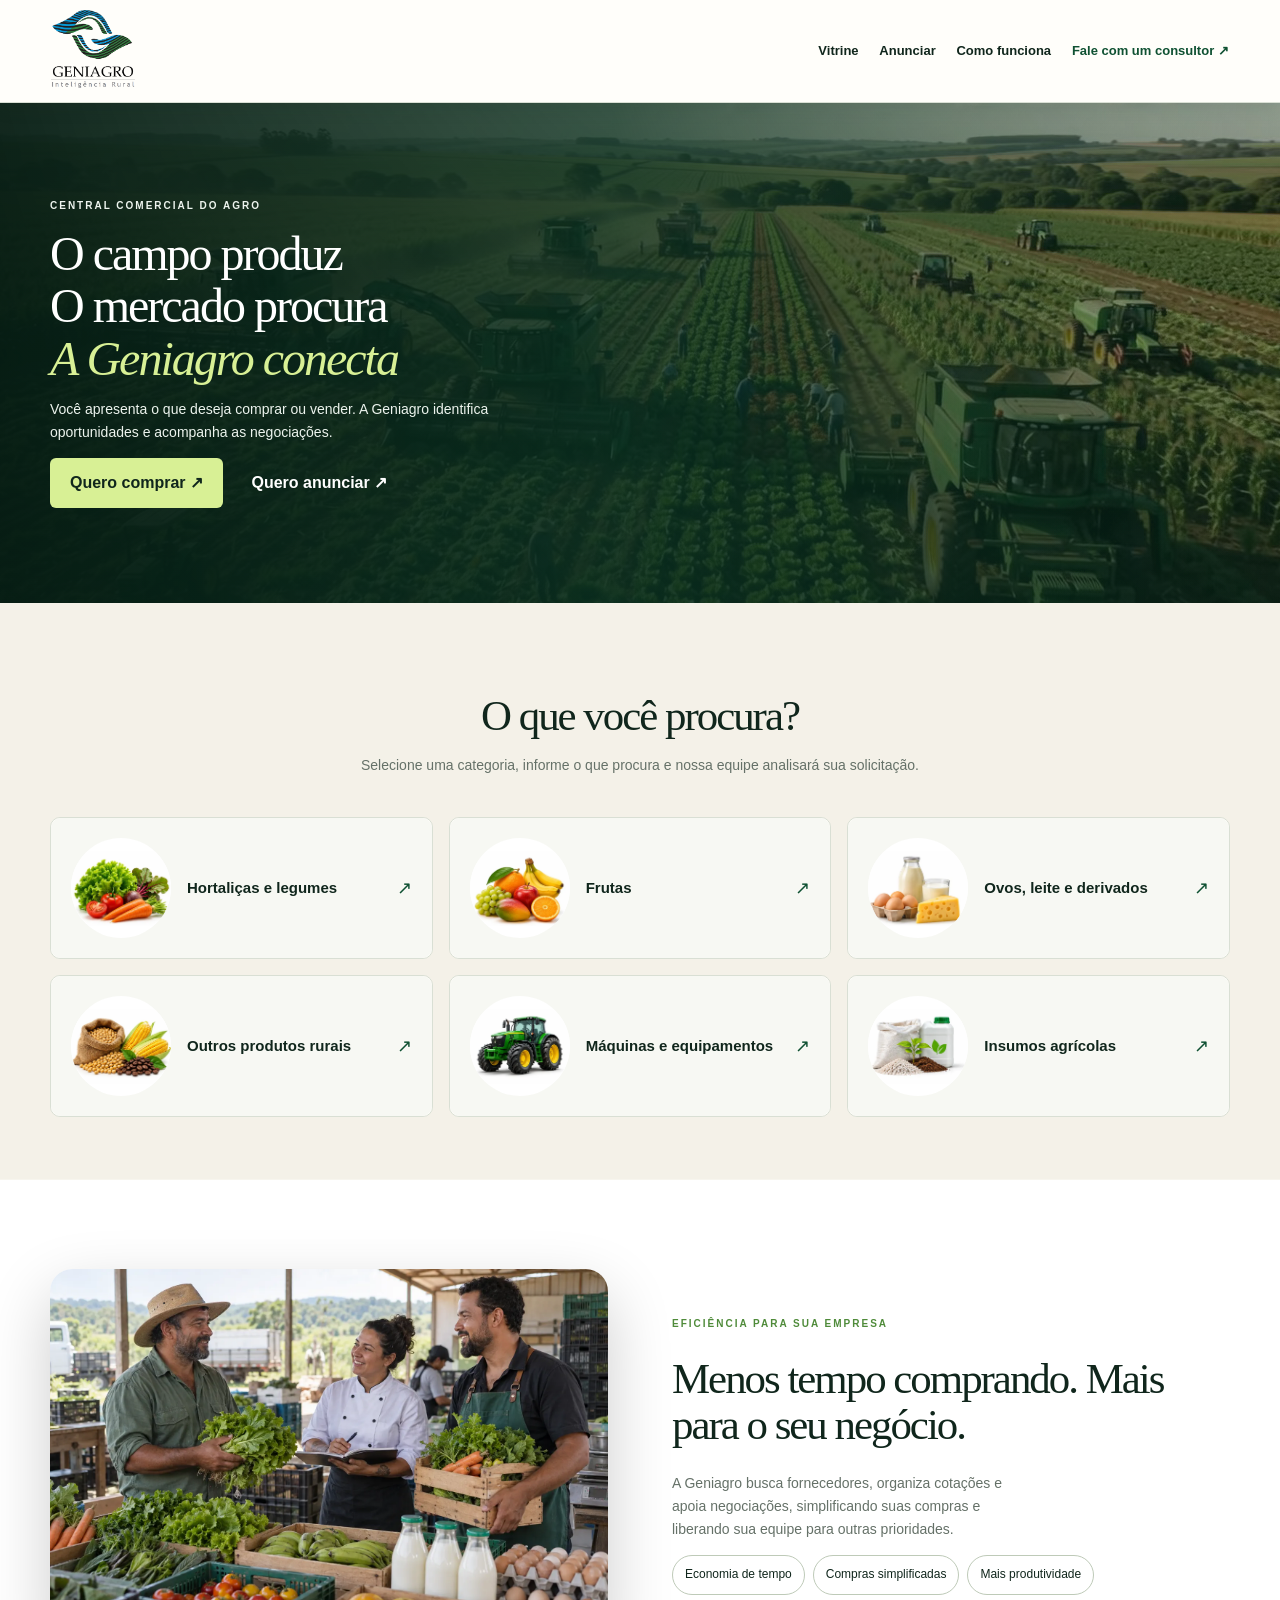
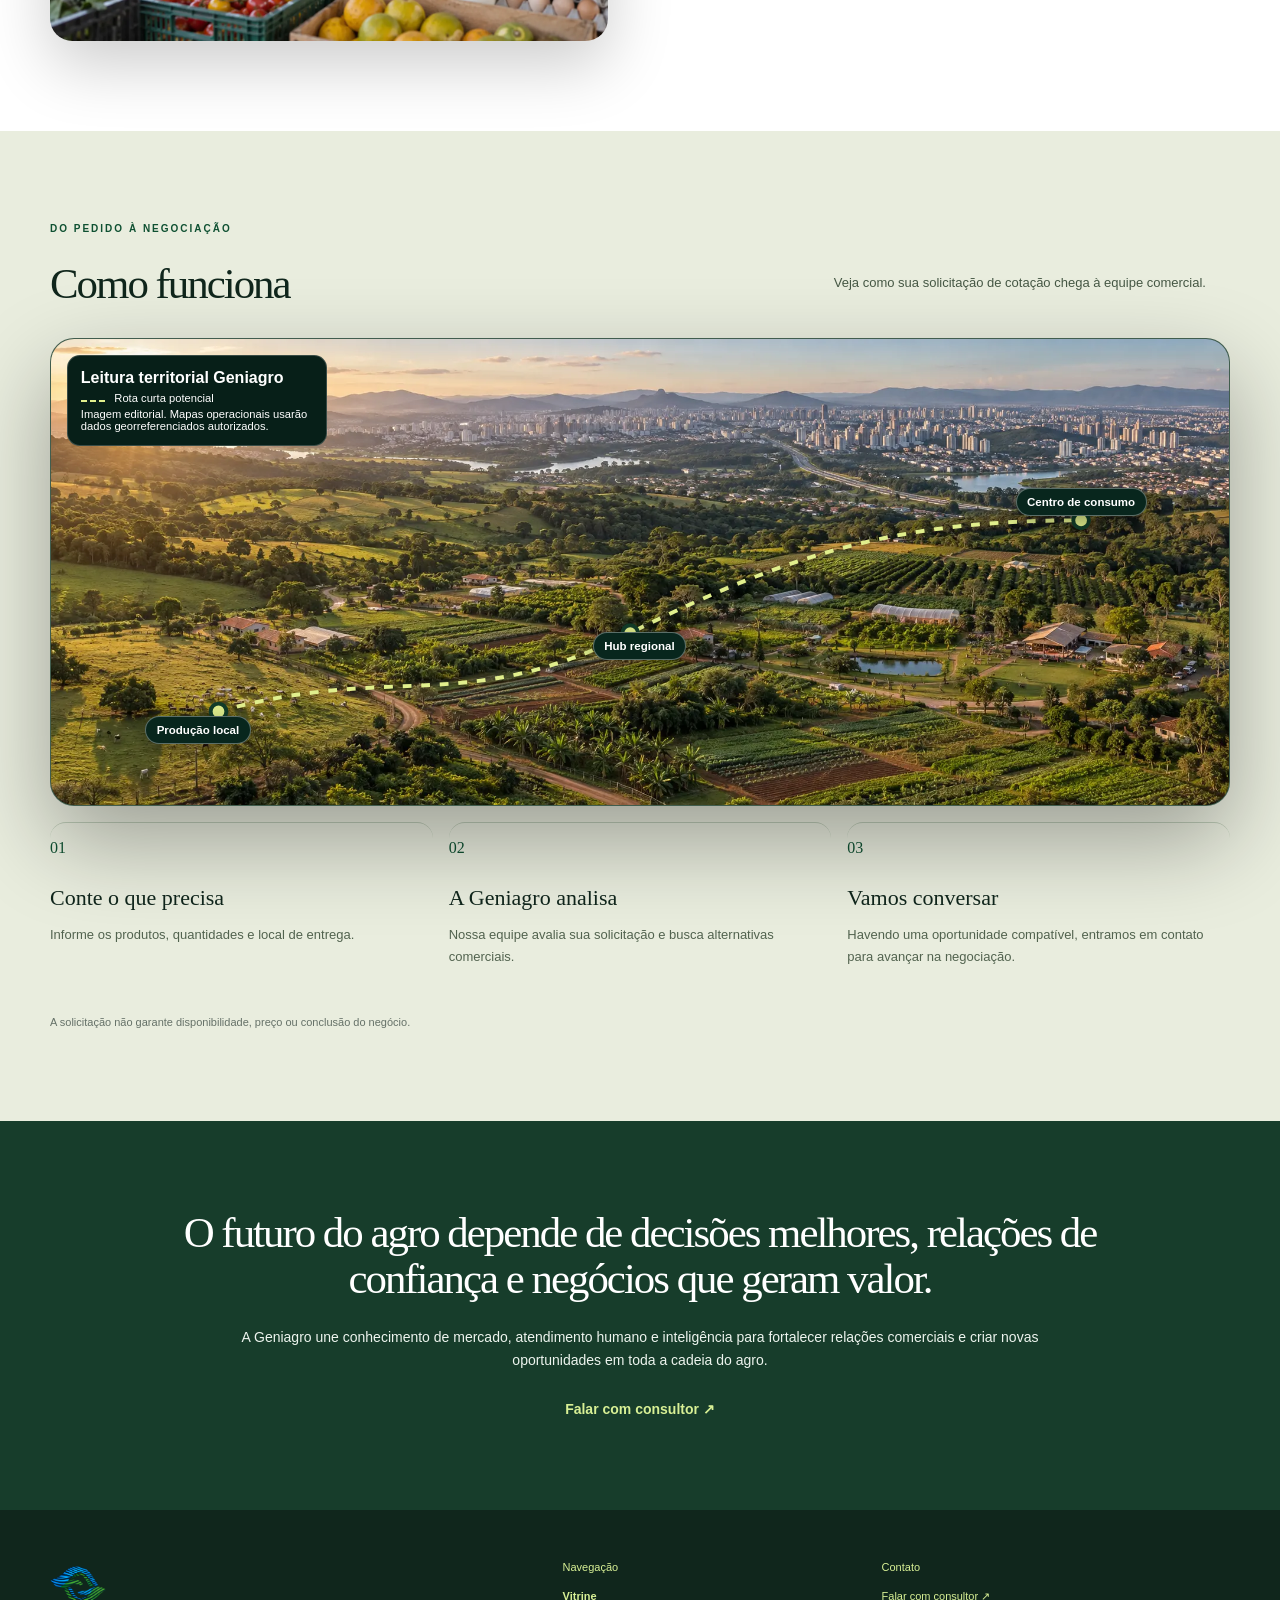
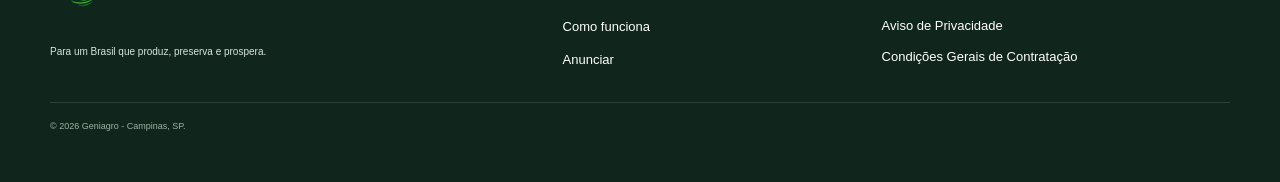
<file: index.html>
<!doctype html>
<html lang="pt-BR">
<head>
  <meta charset="utf-8">
  <meta name="viewport" content="width=device-width,initial-scale=1">
  <meta name="description" content="Explore categorias de produtos do agro, peça uma cotação e conte com a equipe da Geniagro para buscar alternativas e conduzir a negociação.">
  <title>Geniagro · Compras e negócios no agro</title>
  <link rel="canonical" href="https://geniagro.com.br/">
  <meta property="og:type" content="website">
  <meta property="og:locale" content="pt_BR">
  <meta property="og:site_name" content="Geniagro">
  <meta property="og:url" content="https://geniagro.com.br/">
  <meta property="og:title" content="Geniagro · Compras e negócios no agro">
  <meta property="og:description" content="Explore categorias de produtos do agro, peça uma cotação e conte com a equipe da Geniagro para buscar alternativas e conduzir a negociação.">
  <meta property="og:image" content="https://geniagro.com.br/assets/mercado-direto.webp">
  <meta property="og:image:type" content="image/webp">
  <meta property="og:image:width" content="1536">
  <meta property="og:image:height" content="1024">
  <meta property="og:image:alt" content="Produtores e compradores negociando diretamente">
  <meta name="twitter:card" content="summary_large_image">
  <meta name="twitter:title" content="Geniagro · Compras e negócios no agro">
  <meta name="twitter:description" content="Explore categorias de produtos do agro, peça uma cotação e conte com a equipe da Geniagro para buscar alternativas e conduzir a negociação.">
  <meta name="twitter:image" content="https://geniagro.com.br/assets/mercado-direto.webp">
  <meta name="twitter:image:alt" content="Produtores e compradores negociando diretamente">
  <script type="application/ld+json">
    {
      "@context": "https://schema.org",
      "@type": "Organization",
      "name": "Geniagro",
      "url": "https://geniagro.com.br/",
      "logo": "https://geniagro.com.br/assets/logo-geniagro.png"
    }
  </script>
  <link rel="icon" type="image/png" href="assets/icon.png">
  <link rel="stylesheet" href="style.css">
  <script src="mobile-nav.js" defer></script>
  <link rel="stylesheet" href="modal/modal.css">
  <script src="modal/modal.js?v=20261123-obs-v1" defer></script>
  <script async src="https://aflorsa.com.br/analytics.js" data-asset="geniagro_lp"></script>
</head>
<body class="geniagro-v2">
  <!-- Cabeçalho e navegação -->
  <header>
    <a href="index.html"><img src="assets/logo-geniagro.png" alt="Geniagro Inteligência Rural"></a>
    <button class="mobile-menu-toggle" type="button" aria-label="Abrir menu" aria-expanded="false" aria-controls="mobile-menu"><span></span><span></span><span></span></button>
    <nav id="mobile-menu" aria-label="Navegação principal">
      <a href="#oportunidades">Vitrine</a>
      <a href="anunciar/">Anunciar</a>
      <a href="#como-funciona">Como funciona</a>
      <a
        class="cta-link"
        href="https://wa.me/5519996274015"
        target="_blank"
        rel="noopener noreferrer"
      >
        Fale com um consultor ↗
      </a>
    </nav>
  </header>

  <!-- Conteúdo principal -->
  <main>
    <!-- Apresentação -->
    <section id="hero" class="hero">
      <video class="hero-video" autoplay muted loop playsinline poster="assets/hero-geniagro.webp" aria-hidden="true">
        <source src="assets/hero-lp.mp4" type="video/mp4">
        <source src="assets/hero-lp.webm" type="video/webm">
      </video>
      <div class="shade"></div>
      <div class="wrap hero-copy">
        <p class="eyebrow">CENTRAL COMERCIAL DO AGRO</p>
        <h1><span>O campo produz</span> <span>O mercado procura</span> <em>A Geniagro conecta</em></h1>
        <p>Você apresenta o que deseja comprar ou vender. A Geniagro identifica oportunidades e acompanha as negociações.</p>
        <a class="cta-link" href="#oportunidades">Quero comprar ↗</a>
        <a class="cta-link cta-link-secondary" href="anunciar/">Quero anunciar ↗</a>
      </div>
    </section>

    <section id="oportunidades" class="wrap intro">
      <h2>O que você procura?</h2>
      <p class="vitrine-orientacao">Selecione uma categoria, informe o que procura e nossa equipe analisará sua solicitação.</p>
      <div class="cards">
        <article>
          <button class="category-card" type="button" data-geniagro-modal="Compra" data-geniagro-product-category="Hortaliças e legumes" aria-haspopup="dialog" aria-controls="geniagroModal">
            <span class="category-illustration" aria-hidden="true"><img src="assets/hortalicas_legumes.webp" alt=""></span>
            <span class="category-title">Hortaliças e legumes</span>
            <span class="category-arrow" aria-hidden="true">↗</span>
          </button>
        </article>
        <article>
          <button class="category-card" type="button" data-geniagro-modal="Compra" data-geniagro-product-category="Frutas" aria-haspopup="dialog" aria-controls="geniagroModal">
            <span class="category-illustration" aria-hidden="true"><img src="assets/frutas.webp" alt=""></span>
            <span class="category-title">Frutas</span>
            <span class="category-arrow" aria-hidden="true">↗</span>
          </button>
        </article>
        <article>
          <button class="category-card" type="button" data-geniagro-modal="Compra" data-geniagro-product-category="Ovos, leite e derivados" aria-haspopup="dialog" aria-controls="geniagroModal">
            <span class="category-illustration" aria-hidden="true"><img src="assets/ovos_leite_derivados.webp" alt=""></span>
            <span class="category-title">Ovos, leite e derivados</span>
            <span class="category-arrow" aria-hidden="true">↗</span>
          </button>
        </article>
        <article>
          <button class="category-card" type="button" data-geniagro-modal="Compra" data-geniagro-product-category="Outros produtos rurais" aria-haspopup="dialog" aria-controls="geniagroModal">
            <span class="category-illustration" aria-hidden="true"><img src="assets/outros_produtos_rurais.webp" alt=""></span>
            <span class="category-title">Outros produtos rurais</span>
            <span class="category-arrow" aria-hidden="true">↗</span>
          </button>
        </article>
        <article>
          <button class="category-card" type="button" data-geniagro-modal="Compra" data-geniagro-product-category="Máquinas e equipamentos" aria-haspopup="dialog" aria-controls="geniagroModal">
            <span class="category-illustration" aria-hidden="true"><img src="assets/maquinas_equipamentos.webp" alt=""></span>
            <span class="category-title">Máquinas e equipamentos</span>
            <span class="category-arrow" aria-hidden="true">↗</span>
          </button>
        </article>
        <article>
          <button class="category-card" type="button" data-geniagro-modal="Compra" data-geniagro-product-category="Insumos agrícolas" aria-haspopup="dialog" aria-controls="geniagroModal">
            <span class="category-illustration" aria-hidden="true"><img src="assets/insumos_agricolas.webp" alt=""></span>
            <span class="category-title">Insumos agrícolas</span>
            <span class="category-arrow" aria-hidden="true">↗</span>
          </button>
        </article>
      </div>
    </section>

    <section id="beneficios" class="wrap section split">
      <img src="assets/mercado-direto.webp" alt="Produtores e compradores negociando diretamente">
      <div>
        <p class="eyebrow dark">EFICIÊNCIA PARA SUA EMPRESA</p>
        <h2>Menos tempo comprando. Mais para o seu negócio.</h2>
        <p>A Geniagro busca fornecedores, organiza cotações e apoia negociações, simplificando suas compras e liberando sua equipe para outras prioridades.</p>
        <div class="pills">
          <span>Economia de tempo</span>
          <span>Compras simplificadas</span>
          <span>Mais produtividade</span>
        </div>
      </div>
    </section>

    <!-- Integração territorial -->
    <section id="como-funciona" class="territory">
      <div class="wrap">
        <div class="territory-copy">
          <div>
            <p class="eyebrow">DO PEDIDO À NEGOCIAÇÃO</p>
            <h2>Como funciona</h2>
          </div>
          <p>Veja como sua solicitação de cotação chega à equipe comercial.</p>
        </div>
        <div class="map-board" role="img" aria-label="Visualização editorial da transição entre produção rural e centro urbano">
          <img src="assets/campo-cidade-v2.webp" alt="Vista aérea ilustrativa da transição entre propriedades rurais e uma cidade brasileira">
          <svg viewBox="0 0 1200 475" aria-hidden="true">
            <path class="route" d="M170 380 C350 330,420 385,590 300 S870 185,1050 185"/>
            <circle cx="170" cy="380" r="8"/>
            <circle cx="590" cy="300" r="8"/>
            <circle cx="1050" cy="185" r="8"/>
          </svg>
          <span class="pin pin-farm">Produção local</span>
          <span class="pin pin-hub">Hub regional</span>
          <span class="pin pin-city">Centro de consumo</span>
          <div class="map-legend">
            <b>Leitura territorial Geniagro</b>
            <span><i></i> Rota curta potencial</span>
            <small>Imagem editorial. Mapas operacionais usarão dados georreferenciados autorizados.</small>
          </div>
        </div>
        <div class="territory-grid">
          <article>
            <b>01</b>
            <h3>Conte o que precisa</h3>
            <p>Informe os produtos, quantidades e local de entrega.</p>
          </article>
          <article>
            <b>02</b>
            <h3>A Geniagro analisa</h3>
            <p>Nossa equipe avalia sua solicitação e busca alternativas comerciais.</p>
          </article>
          <article>
            <b>03</b>
            <h3>Vamos conversar</h3>
            <p>Havendo uma oportunidade compatível, entramos em contato para avançar na negociação.</p>
          </article>
        </div>
        <p class="territory-note">A solicitação não garante disponibilidade, preço ou conclusão do negócio.</p>
      </div>
    </section>

    <section id="manifesto" class="manifesto">
      <div class="wrap">
        <blockquote>O futuro do agro depende de decisões melhores, relações de confiança e negócios que geram valor.</blockquote>
        <p>A Geniagro une conhecimento de mercado, atendimento humano e inteligência para fortalecer relações comerciais e criar novas oportunidades em toda a cadeia do agro.</p>
        <a class="cta-link" href="https://wa.me/5519996274015" target="_blank" rel="noopener noreferrer">Falar com consultor ↗</a>
      </div>
    </section>
  </main>


  <!-- Rodapé -->
  <footer id="footer">
    <div class="wrap footer-grid">
      <div>
        <a href="index.html"><img src="assets/icon.png" alt="Geniagro Inteligência Rural"></a>
        <p>Para um Brasil que produz, preserva e prospera.</p>
      </div>
      <nav class="footer-nav" aria-label="Navegação do rodapé">
        <b>Navegação</b>
        <a href="#oportunidades">Vitrine</a>
        <a href="#como-funciona">Como funciona</a>
        <a href="anunciar/">Anunciar</a>
      </nav>
      <div class="footer-contact">
        <b>Contato</b>
        <a
          class="cta-link"
          href="https://wa.me/5519996274015"
          target="_blank"
          rel="noopener noreferrer"
        >
          Falar com consultor ↗
        </a>
        <a class="footer-legal-link" href="privacidade/index.html" target="_blank" rel="noopener noreferrer">Aviso de Privacidade</a>
        <a class="footer-legal-link" href="condicoes-gerais/index.html" target="_blank" rel="noopener noreferrer">Condições Gerais de Contratação</a>
      </div>
    </div>
    <div class="wrap copyright">© 2026 Geniagro - Campinas, SP.</div>
  </footer>
  <!-- Estrutura e controles adaptados do modal canônico AFlow. Sem integração. -->
  <dialog id="geniagroModal" class="geniagro-modal mbox" aria-labelledby="geniagroModalTitle" aria-describedby="geniagroIntegrationNote">
    <div class="mhdr">
      <h2 id="geniagroModalTitle" tabindex="-1" autofocus><img src="assets/icon.png" alt="" aria-hidden="true"><span id="geniagroModalTitleText">Quero comprar</span></h2>
      <button class="mclose" type="button" aria-label="Fechar formulário">✕</button>
    </div>
    <form id="geniagroForm" novalidate>
      <div class="mbody">
        <p id="geniagroIntegrationNote" class="integration-note">Preencha os dados e envie sua solicitação. Nossa equipe entrará em contato para dar continuidade.</p>
        <div class="msec">Identificação</div>
        <div class="mgrid">
          <div class="mfield"><label for="gNome">Nome completo *</label><input class="efield" id="gNome" name="nome" autocomplete="name" required></div>
          <div class="mfield"><label for="gEmpresa">Empresa *</label><input class="efield" id="gEmpresa" name="empresa" autocomplete="organization" required></div>
          <div class="mfield"><label for="gCargo">Posição na empresa</label><select class="efield esel" id="gCargo" name="cargo"><option value="">Selecione</option><option>Sócio / Proprietário / Direção Executiva</option><option>Diretoria / Head de área</option><option>Gerência / Coordenação</option><option>Técnico / Operacional</option><option>Outro</option></select></div>
          <div class="mfield"><label for="gEndereco">Endereço de entrega *</label><input class="efield" id="gEndereco" name="endereco" autocomplete="street-address" required></div>
          <div class="mfield"><label for="gCidade">Cidade *</label><input class="efield" id="gCidade" name="cidade" autocomplete="address-level2" required></div>
          <div class="mfield"><label for="gUf">UF *</label><input class="efield" id="gUf" name="uf" autocomplete="address-level1" maxlength="2" pattern="[A-Za-z]{2}" autocapitalize="characters" required></div>
        </div>
        <div class="msec">Contato</div>
        <div class="mgrid">
          <div class="mfield"><label for="gEmail">E-mail *</label><input class="efield" type="email" id="gEmail" name="email" autocomplete="email" inputmode="email" required></div>
          <div class="mfield"><label for="gContato">Telefone / WhatsApp *</label><input class="efield" type="tel" id="gContato" name="contato" autocomplete="tel-national" inputmode="tel" placeholder="19 99999 0000" required></div>
        </div>
        <div class="msec" id="gComercialTitle">Sobre a compra</div>
        <div class="mgrid">
          <div class="mfield"><div class="solicitation-label"><div class="solicitation-label-head"><label for="gProduto">Categoria principal do produto *</label><button class="solicitation-help-toggle" id="gCategoriaHelpToggle" type="button" aria-label="Mostrar instruções para a categoria principal" aria-expanded="false" aria-controls="gCategoriaHelp" aria-describedby="gCategoriaHelp">ⓘ</button></div><p class="field-help solicitation-tooltip" id="gCategoriaHelp" role="tooltip" hidden>Selecione a categoria predominante. Você pode incluir produtos de outras categorias.</p></div><select class="efield esel" id="gProduto" name="produto_servico" aria-describedby="gCategoriaHelp" required><option value="">Selecione</option><option>Hortaliças e legumes</option><option>Frutas</option><option>Ovos, leite e derivados</option><option>Outros produtos rurais</option><option>Máquinas e equipamentos</option><option>Insumos agrícolas</option></select></div>
          <div class="mfield"><label for="gTipo">Frequência *</label><select class="efield esel" id="gTipo" name="tipo_negocio" required><option value="">Selecione</option><option>Pontual</option><option>Recorrente</option></select></div>
        </div>
        <div id="gEntregaSection" hidden>
          <div class="msec">Entrega e frete</div>
          <div class="mgrid">
            <div class="mfield"><label for="gEntrega">Realiza entrega? *</label><select class="efield esel" id="gEntrega" disabled><option value="">Selecione</option><option>Sim</option><option>Não</option></select></div>
            <div class="mfield" hidden><label for="gSiteRede">Site ou rede social (opcional)</label><input class="efield" type="text" id="gSiteRede" disabled></div>
            <div class="mfield" hidden><label for="gRegiaoEntrega">Região de entrega *</label><input class="efield" id="gRegiaoEntrega" disabled></div>
            <div class="mfield" hidden><label for="gFrete">Condição do frete *</label><select class="efield esel" id="gFrete" disabled><option value="">Selecione</option><option>Incluso no preço</option><option>Cobrado à parte</option><option>A combinar</option></select></div>
          </div>
        </div>
        <div class="msec">Lista de produtos</div>
        <div id="gProductList" class="product-list">
          <div class="product-row" data-product-row>
            <div class="product-grid">
              <div class="mfield"><label for="gProdutoNome">Produto *</label><input class="efield" id="gProdutoNome" data-product-field="name" required></div>
              <div class="mfield"><label for="gQuantidade">Quantidade *</label><input class="efield" type="number" id="gQuantidade" data-product-field="quantity" inputmode="decimal" min="0" step="any" required></div>
              <div class="mfield"><label for="gUnidade">Unidade *</label><select class="efield esel" id="gUnidade" data-product-field="unit" required><option value="">Selecione</option><option>kg</option><option>toneladas</option><option>sacas</option><option>litros</option><option>unidades</option><option>m³</option><option>Outro</option></select></div>
              <div class="mfield product-price" hidden><div class="solicitation-label"><div class="solicitation-label-head"><label for="gPreco">Preço por unidade (R$) *</label><button class="solicitation-help-toggle" id="gPrecoHelpToggle" type="button" aria-label="Mostrar instruções para o preço por unidade" aria-expanded="false" aria-controls="gPrecoHelp" aria-describedby="gPrecoHelp">ⓘ</button></div><p class="field-help solicitation-tooltip" id="gPrecoHelp" role="tooltip" hidden>Se variar, informe um valor médio ou praticado hoje.</p></div><input class="efield" type="text" id="gPreco" data-product-field="price" inputmode="numeric" placeholder="R$ 0,00" aria-describedby="gPrecoHelp" disabled></div>
              <button class="product-remove" type="button" aria-label="Excluir produto adicional" hidden><svg viewBox="0 0 24 24" aria-hidden="true" focusable="false"><path d="M4 7h16M9 7V4h6v3m-9 0 1 13h10l1-13M10 11v5m4-5v5" /></svg></button>
            </div>
          </div>
        </div>
        <div class="product-actions"><p class="required-note">* Obrigatórios</p><button class="product-add" id="gAddProduct" type="button">Adicionar produto</button></div>
        <div class="mfield"><div class="solicitation-label"><div class="solicitation-label-head"><label for="gSolicitacao">Observações adicionais (opcional)</label><button class="solicitation-help-toggle" id="gSolicitacaoHelpToggle" type="button" aria-label="Mostrar instruções para as observações adicionais" aria-expanded="false" aria-controls="gSolicitacaoHelp" aria-describedby="gSolicitacaoHelp">ⓘ</button></div><p class="field-help solicitation-tooltip" id="gSolicitacaoHelp" role="tooltip" hidden>Informe características, especificações ou condições comerciais, se necessário.</p></div><textarea class="etarea" id="gSolicitacao" name="campo_pers_01" rows="4" aria-describedby="gSolicitacaoHelp"></textarea></div>
      </div>
      <div class="save-bar">
        <div><p class="consent-note">Ao enviar, autorizo o uso dos meus dados para atender à solicitação e contato, conforme o <a href="privacidade/index.html" target="_blank" rel="noopener noreferrer">Aviso de Privacidade</a>, e declaro ciência das <a href="condicoes-gerais/index.html" target="_blank" rel="noopener noreferrer">Condições Gerais</a>.</p><p id="geniagroFormStatus" class="save-status" role="status" aria-live="polite"></p></div>
        <button class="btn-save" type="submit">Enviar solicitação</button>
      </div>
    </form>
  </dialog>
</body>
</html>
</file>
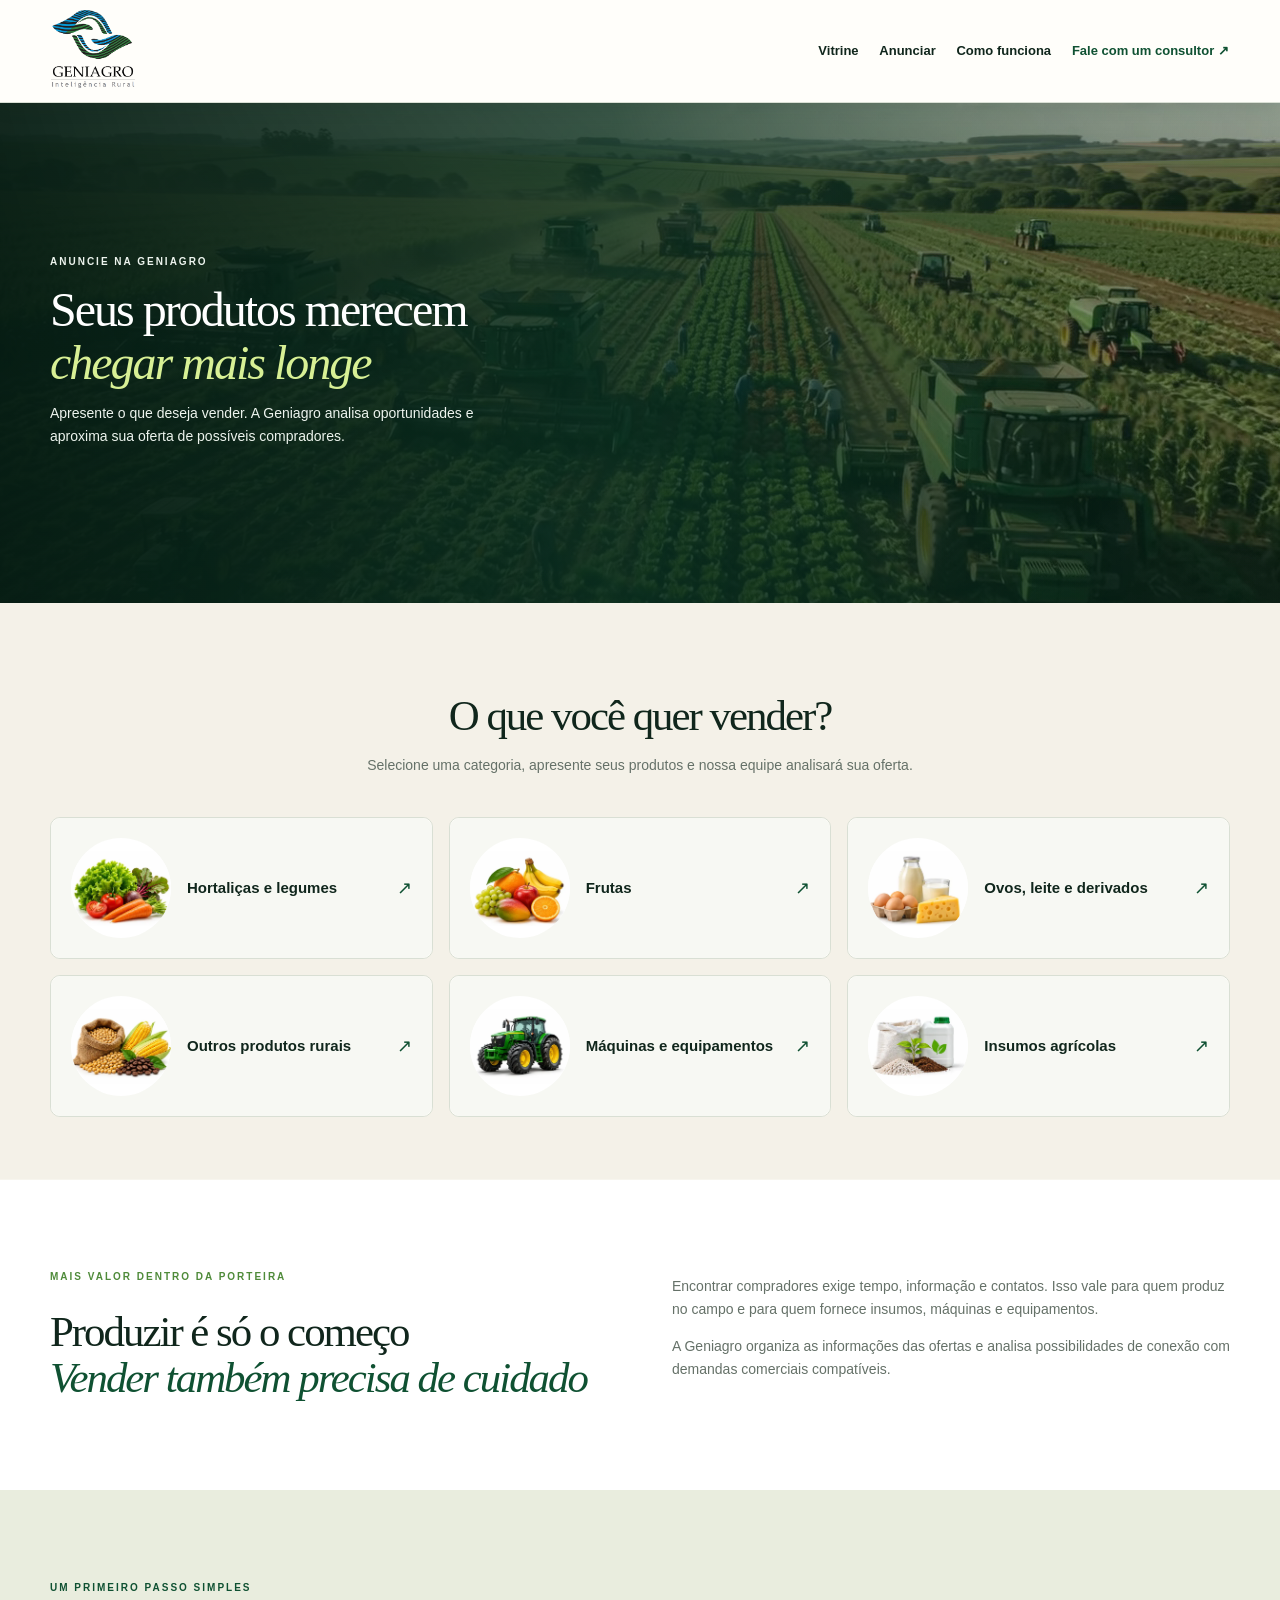
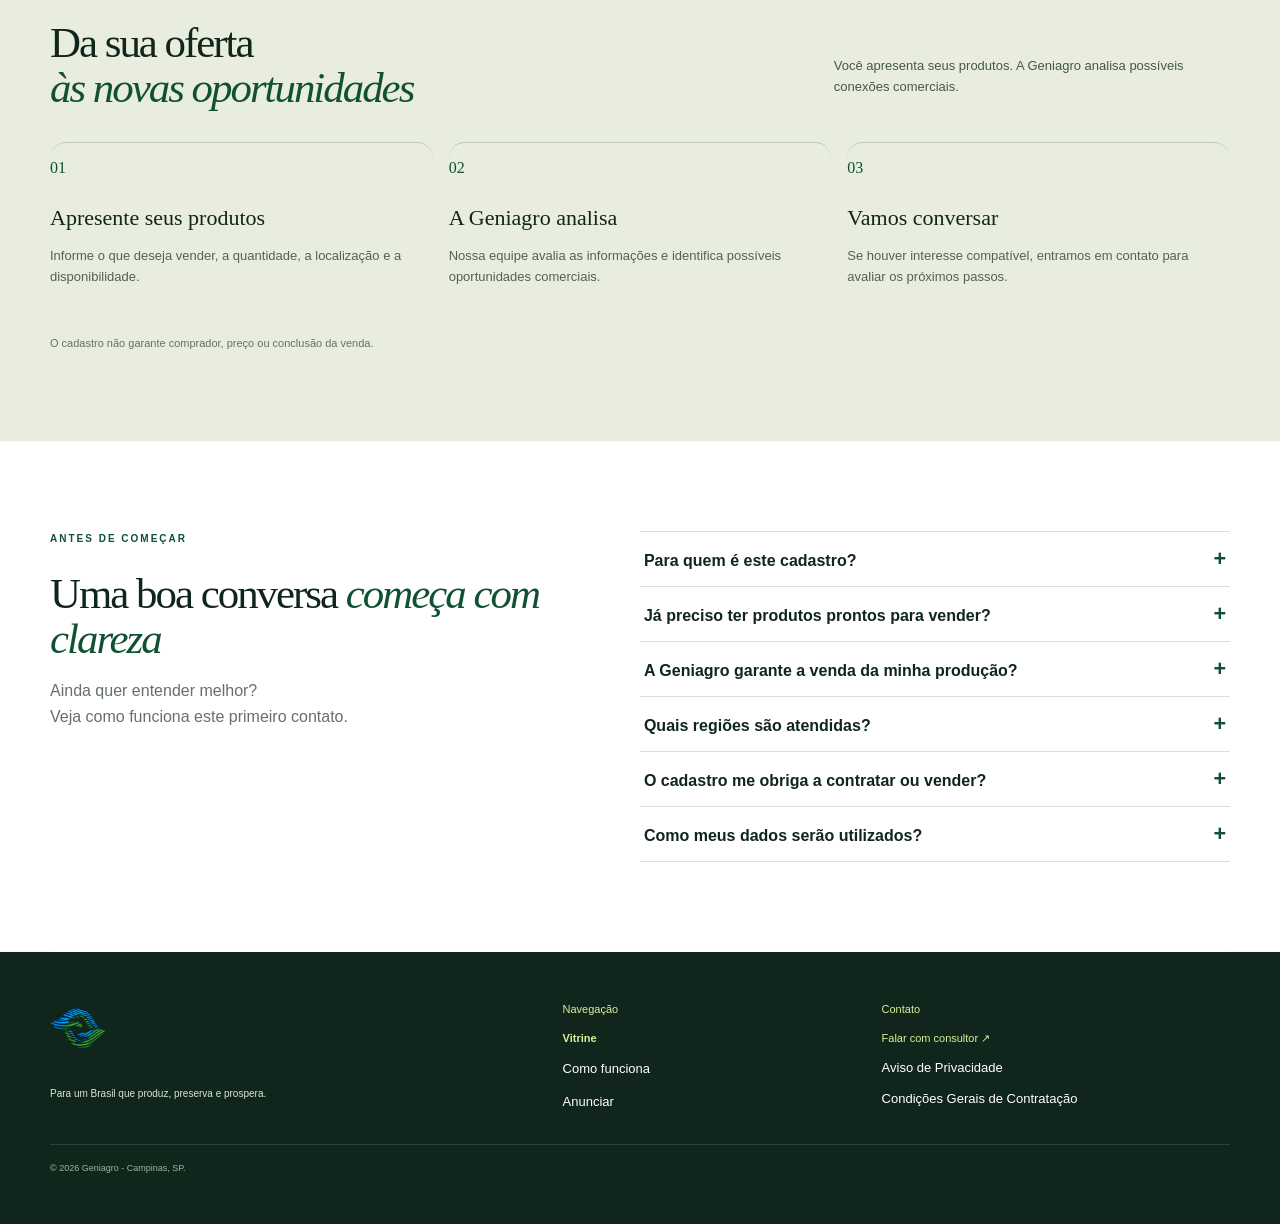
<file: anunciar/index.html>
<!doctype html>
<html lang="pt-BR">
<head>
  <meta charset="utf-8">
  <meta name="viewport" content="width=device-width,initial-scale=1">
  <meta name="description" content="Apresente sua produção, insumos ou equipamentos à Geniagro para avaliação de oportunidades comerciais.">
  <title>Geniagro · Anunciar produtos do agro</title>
  <link rel="canonical" href="https://geniagro.com.br/anunciar/">
  <meta property="og:type" content="website">
  <meta property="og:locale" content="pt_BR">
  <meta property="og:site_name" content="Geniagro">
  <meta property="og:url" content="https://geniagro.com.br/anunciar/">
  <meta property="og:title" content="Geniagro · Anunciar produtos do agro">
  <meta property="og:description" content="Apresente sua produção, insumos ou equipamentos à Geniagro para avaliação de oportunidades comerciais.">
  <meta property="og:image" content="https://geniagro.com.br/assets/mercado-direto.webp">
  <meta property="og:image:type" content="image/webp">
  <meta property="og:image:width" content="1536">
  <meta property="og:image:height" content="1024">
  <meta property="og:image:alt" content="Produtores e compradores negociando diretamente">
  <meta name="twitter:card" content="summary_large_image">
  <meta name="twitter:title" content="Geniagro · Anunciar produtos do agro">
  <meta name="twitter:description" content="Apresente sua produção, insumos ou equipamentos à Geniagro para avaliação de oportunidades comerciais.">
  <meta name="twitter:image" content="https://geniagro.com.br/assets/mercado-direto.webp">
  <meta name="twitter:image:alt" content="Produtores e compradores negociando diretamente">
  <link rel="icon" type="image/png" href="../assets/icon.png">
  <link rel="stylesheet" href="../style.css">
  <script src="../mobile-nav.js" defer></script>
  <link rel="stylesheet" href="../modal/modal.css">
  <script src="../modal/modal.js?v=20261123-obs-v1" defer></script>
  <script async src="https://aflorsa.com.br/analytics.js" data-asset="geniagro_anunciar"></script>
</head>
<body class="geniagro-v2">
  <!-- Cabeçalho e navegação -->
  <header>
    <a href="../index.html"><img src="../assets/logo-geniagro.png" alt="Geniagro Inteligência Rural"></a>
    <button class="mobile-menu-toggle" type="button" aria-label="Abrir menu" aria-expanded="false" aria-controls="mobile-menu"><span></span><span></span><span></span></button>
    <nav id="mobile-menu" aria-label="Navegação principal">
      <a href="../index.html#oportunidades">Vitrine</a>
      <a href="./">Anunciar</a>
      <a href="#como-funciona">Como funciona</a>
      <a
        class="cta-link"
        href="https://wa.me/5519996274015"
        target="_blank"
        rel="noopener noreferrer"
      >
        Fale com um consultor ↗
      </a>
    </nav>
  </header>

  <main>
    <section id="hero" class="hero">
      <video class="hero-video" autoplay muted loop playsinline poster="../assets/hero-geniagro.webp" aria-hidden="true">
        <source src="../assets/hero-lp.mp4" type="video/mp4">
        <source src="../assets/hero-lp.webm" type="video/webm">
      </video>
      <div class="shade"></div>
      <div class="wrap hero-copy">
        <p class="eyebrow">ANUNCIE NA GENIAGRO</p>
        <h1><span>Seus produtos merecem</span> <em>chegar mais longe</em></h1>
        <p>Apresente o que deseja vender. A Geniagro analisa oportunidades e aproxima sua oferta de possíveis compradores.</p>
      </div>
    </section>

    <section id="vitrine-venda" class="wrap intro">
      <h2>O que você quer vender?</h2>
      <p class="vitrine-orientacao">Selecione uma categoria, apresente seus produtos e nossa equipe analisará sua oferta.</p>
      <div class="cards">
        <article>
          <button class="category-card" type="button" data-geniagro-modal="Venda" data-geniagro-product-category="Hortaliças e legumes" aria-haspopup="dialog" aria-controls="geniagroModal">
            <span class="category-illustration" aria-hidden="true"><img src="../assets/hortalicas_legumes.webp" alt=""></span>
            <span class="category-title">Hortaliças e legumes</span>
            <span class="category-arrow" aria-hidden="true">↗</span>
          </button>
        </article>
        <article>
          <button class="category-card" type="button" data-geniagro-modal="Venda" data-geniagro-product-category="Frutas" aria-haspopup="dialog" aria-controls="geniagroModal">
            <span class="category-illustration" aria-hidden="true"><img src="../assets/frutas.webp" alt=""></span>
            <span class="category-title">Frutas</span>
            <span class="category-arrow" aria-hidden="true">↗</span>
          </button>
        </article>
        <article>
          <button class="category-card" type="button" data-geniagro-modal="Venda" data-geniagro-product-category="Ovos, leite e derivados" aria-haspopup="dialog" aria-controls="geniagroModal">
            <span class="category-illustration" aria-hidden="true"><img src="../assets/ovos_leite_derivados.webp" alt=""></span>
            <span class="category-title">Ovos, leite e derivados</span>
            <span class="category-arrow" aria-hidden="true">↗</span>
          </button>
        </article>
        <article>
          <button class="category-card" type="button" data-geniagro-modal="Venda" data-geniagro-product-category="Outros produtos rurais" aria-haspopup="dialog" aria-controls="geniagroModal">
            <span class="category-illustration" aria-hidden="true"><img src="../assets/outros_produtos_rurais.webp" alt=""></span>
            <span class="category-title">Outros produtos rurais</span>
            <span class="category-arrow" aria-hidden="true">↗</span>
          </button>
        </article>
        <article>
          <button class="category-card" type="button" data-geniagro-modal="Venda" data-geniagro-product-category="Máquinas e equipamentos" aria-haspopup="dialog" aria-controls="geniagroModal">
            <span class="category-illustration" aria-hidden="true"><img src="../assets/maquinas_equipamentos.webp" alt=""></span>
            <span class="category-title">Máquinas e equipamentos</span>
            <span class="category-arrow" aria-hidden="true">↗</span>
          </button>
        </article>
        <article>
          <button class="category-card" type="button" data-geniagro-modal="Venda" data-geniagro-product-category="Insumos agrícolas" aria-haspopup="dialog" aria-controls="geniagroModal">
            <span class="category-illustration" aria-hidden="true"><img src="../assets/insumos_agricolas.webp" alt=""></span>
            <span class="category-title">Insumos agrícolas</span>
            <span class="category-arrow" aria-hidden="true">↗</span>
          </button>
        </article>
      </div>
    </section>

    <section id="valor-venda" class="wrap section split">
      <div>
        <p class="eyebrow dark">MAIS VALOR DENTRO DA PORTEIRA</p>
        <h2>Produzir é só o começo<br><em>Vender também precisa de cuidado</em></h2>
      </div>
      <div class="valor-venda-copy">
        <p>Encontrar compradores exige tempo, informação e contatos. Isso vale para quem produz no campo e para quem fornece insumos, máquinas e equipamentos.</p>
        <p>A Geniagro organiza as informações das ofertas e analisa possibilidades de conexão com demandas comerciais compatíveis.</p>
      </div>
    </section>

    <section id="como-funciona" class="territory">
      <div class="wrap">
        <div class="territory-copy">
          <div>
            <p class="eyebrow">UM PRIMEIRO PASSO SIMPLES</p>
            <h2>Da sua oferta<br><em>às novas oportunidades</em></h2>
          </div>
          <p>Você apresenta seus produtos. A Geniagro analisa possíveis conexões comerciais.</p>
        </div>
        <div class="territory-grid">
          <article>
            <b>01</b>
            <h3>Apresente seus produtos</h3>
            <p>Informe o que deseja vender, a quantidade, a localização e a disponibilidade.</p>
          </article>
          <article>
            <b>02</b>
            <h3>A Geniagro analisa</h3>
            <p>Nossa equipe avalia as informações e identifica possíveis oportunidades comerciais.</p>
          </article>
          <article>
            <b>03</b>
            <h3>Vamos conversar</h3>
            <p>Se houver interesse compatível, entramos em contato para avaliar os próximos passos.</p>
          </article>
        </div>
        <p class="territory-note">O cadastro não garante comprador, preço ou conclusão da venda.</p>
      </div>
    </section>





    <section id="condicoes" class="wrap section announce-faq">
      <div>
        <p class="eyebrow dark">ANTES DE COMEÇAR</p>
        <h2>Uma boa conversa <em>começa com clareza</em></h2>
        <p>Ainda quer entender melhor?<br>Veja como funciona este primeiro contato.</p>
      </div>
      <div>
        <details>
          <summary>Para quem é este cadastro?<span aria-hidden="true">+</span></summary>
          <p>Para produtores rurais, fornecedores de insumos agrícolas e revendas de máquinas e equipamentos que desejam apresentar seus produtos à Geniagro.</p>
        </details>
        <details>
          <summary>Já preciso ter produtos prontos para vender?<span aria-hidden="true">+</span></summary>
          <p>Não. Se a disponibilidade for futura, indique a previsão nas observações. Essa informação ajuda a equipe a avaliar possíveis oportunidades.</p>
        </details>
        <details>
          <summary>A Geniagro garante a venda da minha produção?<span aria-hidden="true">+</span></summary>
          <p>Não. O cadastro não garante comprador nem negociação. Uma oportunidade depende da compatibilidade entre produto, disponibilidade, localização e condições comerciais. A divulgação de ofertas depende de validação da Geniagro.</p>
        </details>
        <details>
          <summary>Quais regiões são atendidas?<span aria-hidden="true">+</span></summary>
          <p>Informe seu município e estado no cadastro. A Geniagro avaliará a possibilidade de conexão na sua região; preencher o formulário não confirma disponibilidade de atendimento local.</p>
        </details>
        <details>
          <summary>O cadastro me obriga a contratar ou vender?<span aria-hidden="true">+</span></summary>
          <p>Não. Este formulário não conclui uma contratação nem uma venda. Eventuais condições comerciais devem ser apresentadas para sua avaliação antes de qualquer decisão.</p>
        </details>
        <details>
          <summary>Como meus dados serão utilizados?<span aria-hidden="true">+</span></summary>
          <p>A Geniagro usa as informações para avaliar oportunidades e entrar em contato sobre seu cadastro. Consulte o <a href="../privacidade/index.html" target="_blank" rel="noopener noreferrer">Aviso de Privacidade</a>.</p>
        </details>
      </div>
    </section>


  </main>


  <!-- Rodapé -->
  <footer id="footer">
    <div class="wrap footer-grid">
      <div>
        <a href="../index.html"><img src="../assets/icon.png" alt="Geniagro Inteligência Rural"></a>
        <p>Para um Brasil que produz, preserva e prospera.</p>
      </div>
      <nav class="footer-nav" aria-label="Navegação do rodapé">
        <b>Navegação</b>
        <a href="../index.html#oportunidades">Vitrine</a>
        <a href="../index.html#como-funciona">Como funciona</a>
        <a href="./">Anunciar</a>
      </nav>
      <div class="footer-contact">
        <b>Contato</b>
        <a
          class="cta-link"
          href="https://wa.me/5519996274015"
          target="_blank"
          rel="noopener noreferrer"
        >
          Falar com consultor ↗
        </a>
        <a class="footer-legal-link" href="../privacidade/index.html" target="_blank" rel="noopener noreferrer">Aviso de Privacidade</a>
        <a class="footer-legal-link" href="../condicoes-gerais/index.html" target="_blank" rel="noopener noreferrer">Condições Gerais de Contratação</a>
      </div>
    </div>
    <div class="wrap copyright">© 2026 Geniagro - Campinas, SP.</div>
  </footer>
  <!-- Estrutura e controles adaptados do modal canônico AFlow. Sem integração. -->
  <dialog id="geniagroModal" class="geniagro-modal mbox" aria-labelledby="geniagroModalTitle" aria-describedby="geniagroIntegrationNote">
    <div class="mhdr">
      <h2 id="geniagroModalTitle" tabindex="-1" autofocus><img src="../assets/icon.png" alt="" aria-hidden="true"><span id="geniagroModalTitleText">Quero comprar</span></h2>
      <button class="mclose" type="button" aria-label="Fechar formulário">✕</button>
    </div>
    <form id="geniagroForm" novalidate>
      <div class="mbody">
        <p id="geniagroIntegrationNote" class="integration-note">Preencha os dados e envie sua solicitação. Nossa equipe entrará em contato para dar continuidade.</p>
        <div class="msec">Identificação</div>
        <div class="mgrid">
          <div class="mfield"><label for="gNome">Nome completo *</label><input class="efield" id="gNome" name="nome" autocomplete="name" required></div>
          <div class="mfield"><label for="gEmpresa">Empresa *</label><input class="efield" id="gEmpresa" name="empresa" autocomplete="organization" required></div>
          <div class="mfield"><label for="gCargo">Posição na empresa</label><select class="efield esel" id="gCargo" name="cargo"><option value="">Selecione</option><option>Sócio / Proprietário / Direção Executiva</option><option>Diretoria / Head de área</option><option>Gerência / Coordenação</option><option>Técnico / Operacional</option><option>Outro</option></select></div>
          <div class="mfield"><label for="gEndereco">Endereço de entrega *</label><input class="efield" id="gEndereco" name="endereco" autocomplete="street-address" required></div>
          <div class="mfield"><label for="gCidade">Cidade *</label><input class="efield" id="gCidade" name="cidade" autocomplete="address-level2" required></div>
          <div class="mfield"><label for="gUf">UF *</label><input class="efield" id="gUf" name="uf" autocomplete="address-level1" maxlength="2" pattern="[A-Za-z]{2}" autocapitalize="characters" required></div>
        </div>
        <div class="msec">Contato</div>
        <div class="mgrid">
          <div class="mfield"><label for="gEmail">E-mail *</label><input class="efield" type="email" id="gEmail" name="email" autocomplete="email" inputmode="email" required></div>
          <div class="mfield"><label for="gContato">Telefone / WhatsApp *</label><input class="efield" type="tel" id="gContato" name="contato" autocomplete="tel-national" inputmode="tel" placeholder="19 99999 0000" required></div>
        </div>
        <div class="msec" id="gComercialTitle">Sobre a compra</div>
        <div class="mgrid">
          <div class="mfield"><div class="solicitation-label"><div class="solicitation-label-head"><label for="gProduto">Categoria principal do produto *</label><button class="solicitation-help-toggle" id="gCategoriaHelpToggle" type="button" aria-label="Mostrar instruções para a categoria principal" aria-expanded="false" aria-controls="gCategoriaHelp" aria-describedby="gCategoriaHelp">ⓘ</button></div><p class="field-help solicitation-tooltip" id="gCategoriaHelp" role="tooltip" hidden>Selecione a categoria predominante. Você pode incluir produtos de outras categorias.</p></div><select class="efield esel" id="gProduto" name="produto_servico" aria-describedby="gCategoriaHelp" required><option value="">Selecione</option><option>Hortaliças e legumes</option><option>Frutas</option><option>Ovos, leite e derivados</option><option>Outros produtos rurais</option><option>Máquinas e equipamentos</option><option>Insumos agrícolas</option></select></div>
          <div class="mfield"><label for="gTipo">Frequência *</label><select class="efield esel" id="gTipo" name="tipo_negocio" required><option value="">Selecione</option><option>Pontual</option><option>Recorrente</option></select></div>
        </div>
        <div id="gEntregaSection" hidden>
          <div class="msec">Entrega e frete</div>
          <div class="mgrid">
            <div class="mfield"><label for="gEntrega">Realiza entrega? *</label><select class="efield esel" id="gEntrega" disabled><option value="">Selecione</option><option>Sim</option><option>Não</option></select></div>
            <div class="mfield" hidden><label for="gSiteRede">Site ou rede social (opcional)</label><input class="efield" type="text" id="gSiteRede" disabled></div>
            <div class="mfield" hidden><label for="gRegiaoEntrega">Região de entrega *</label><input class="efield" id="gRegiaoEntrega" disabled></div>
            <div class="mfield" hidden><label for="gFrete">Condição do frete *</label><select class="efield esel" id="gFrete" disabled><option value="">Selecione</option><option>Incluso no preço</option><option>Cobrado à parte</option><option>A combinar</option></select></div>
          </div>
        </div>
        <div class="msec">Lista de produtos</div>
        <div id="gProductList" class="product-list">
          <div class="product-row" data-product-row>
            <div class="product-grid">
              <div class="mfield"><label for="gProdutoNome">Produto *</label><input class="efield" id="gProdutoNome" data-product-field="name" required></div>
              <div class="mfield"><label for="gQuantidade">Quantidade *</label><input class="efield" type="number" id="gQuantidade" data-product-field="quantity" inputmode="decimal" min="0" step="any" required></div>
              <div class="mfield"><label for="gUnidade">Unidade *</label><select class="efield esel" id="gUnidade" data-product-field="unit" required><option value="">Selecione</option><option>kg</option><option>toneladas</option><option>sacas</option><option>litros</option><option>unidades</option><option>m³</option><option>Outro</option></select></div>
              <div class="mfield product-price" hidden><div class="solicitation-label"><div class="solicitation-label-head"><label for="gPreco">Preço por unidade (R$) *</label><button class="solicitation-help-toggle" id="gPrecoHelpToggle" type="button" aria-label="Mostrar instruções para o preço por unidade" aria-expanded="false" aria-controls="gPrecoHelp" aria-describedby="gPrecoHelp">ⓘ</button></div><p class="field-help solicitation-tooltip" id="gPrecoHelp" role="tooltip" hidden>Se variar, informe um valor médio ou praticado hoje.</p></div><input class="efield" type="text" id="gPreco" data-product-field="price" inputmode="numeric" placeholder="R$ 0,00" aria-describedby="gPrecoHelp" disabled></div>
              <button class="product-remove" type="button" aria-label="Excluir produto adicional" hidden><svg viewBox="0 0 24 24" aria-hidden="true" focusable="false"><path d="M4 7h16M9 7V4h6v3m-9 0 1 13h10l1-13M10 11v5m4-5v5" /></svg></button>
            </div>
          </div>
        </div>
        <div class="product-actions"><p class="required-note">* Obrigatórios</p><button class="product-add" id="gAddProduct" type="button">Adicionar produto</button></div>
        <div class="mfield"><div class="solicitation-label"><div class="solicitation-label-head"><label for="gSolicitacao">Observações adicionais (opcional)</label><button class="solicitation-help-toggle" id="gSolicitacaoHelpToggle" type="button" aria-label="Mostrar instruções para as observações adicionais" aria-expanded="false" aria-controls="gSolicitacaoHelp" aria-describedby="gSolicitacaoHelp">ⓘ</button></div><p class="field-help solicitation-tooltip" id="gSolicitacaoHelp" role="tooltip" hidden>Informe características, especificações ou condições comerciais, se necessário.</p></div><textarea class="etarea" id="gSolicitacao" name="campo_pers_01" rows="4" aria-describedby="gSolicitacaoHelp"></textarea></div>
      </div>
      <div class="save-bar">
        <div><p class="consent-note">Ao enviar, autorizo o uso dos meus dados para atender à solicitação e contato, conforme o <a href="../privacidade/index.html" target="_blank" rel="noopener noreferrer">Aviso de Privacidade</a>, e declaro ciência das <a href="../condicoes-gerais/index.html" target="_blank" rel="noopener noreferrer">Condições Gerais</a>.</p><p id="geniagroFormStatus" class="save-status" role="status" aria-live="polite"></p></div>
        <button class="btn-save" type="submit">Enviar solicitação</button>
      </div>
    </form>
  </dialog>
</body>
</html>
</file>
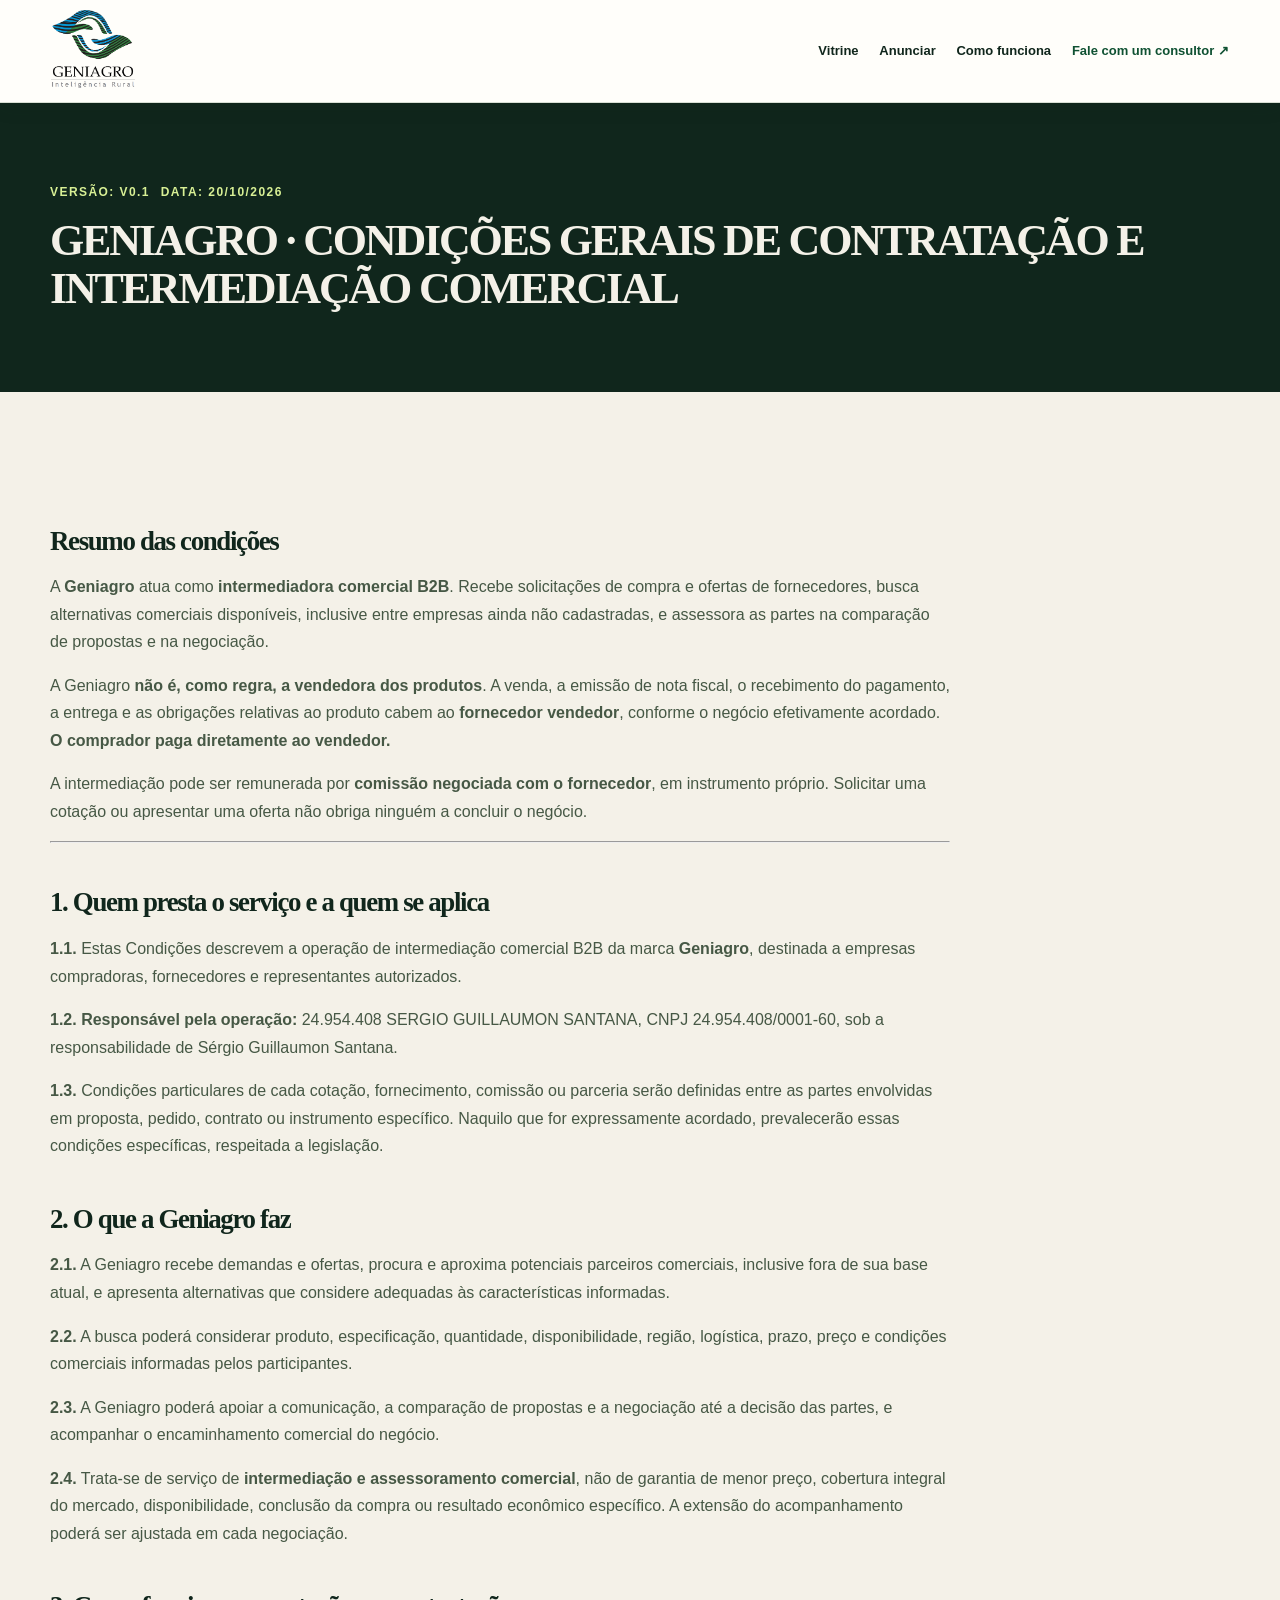
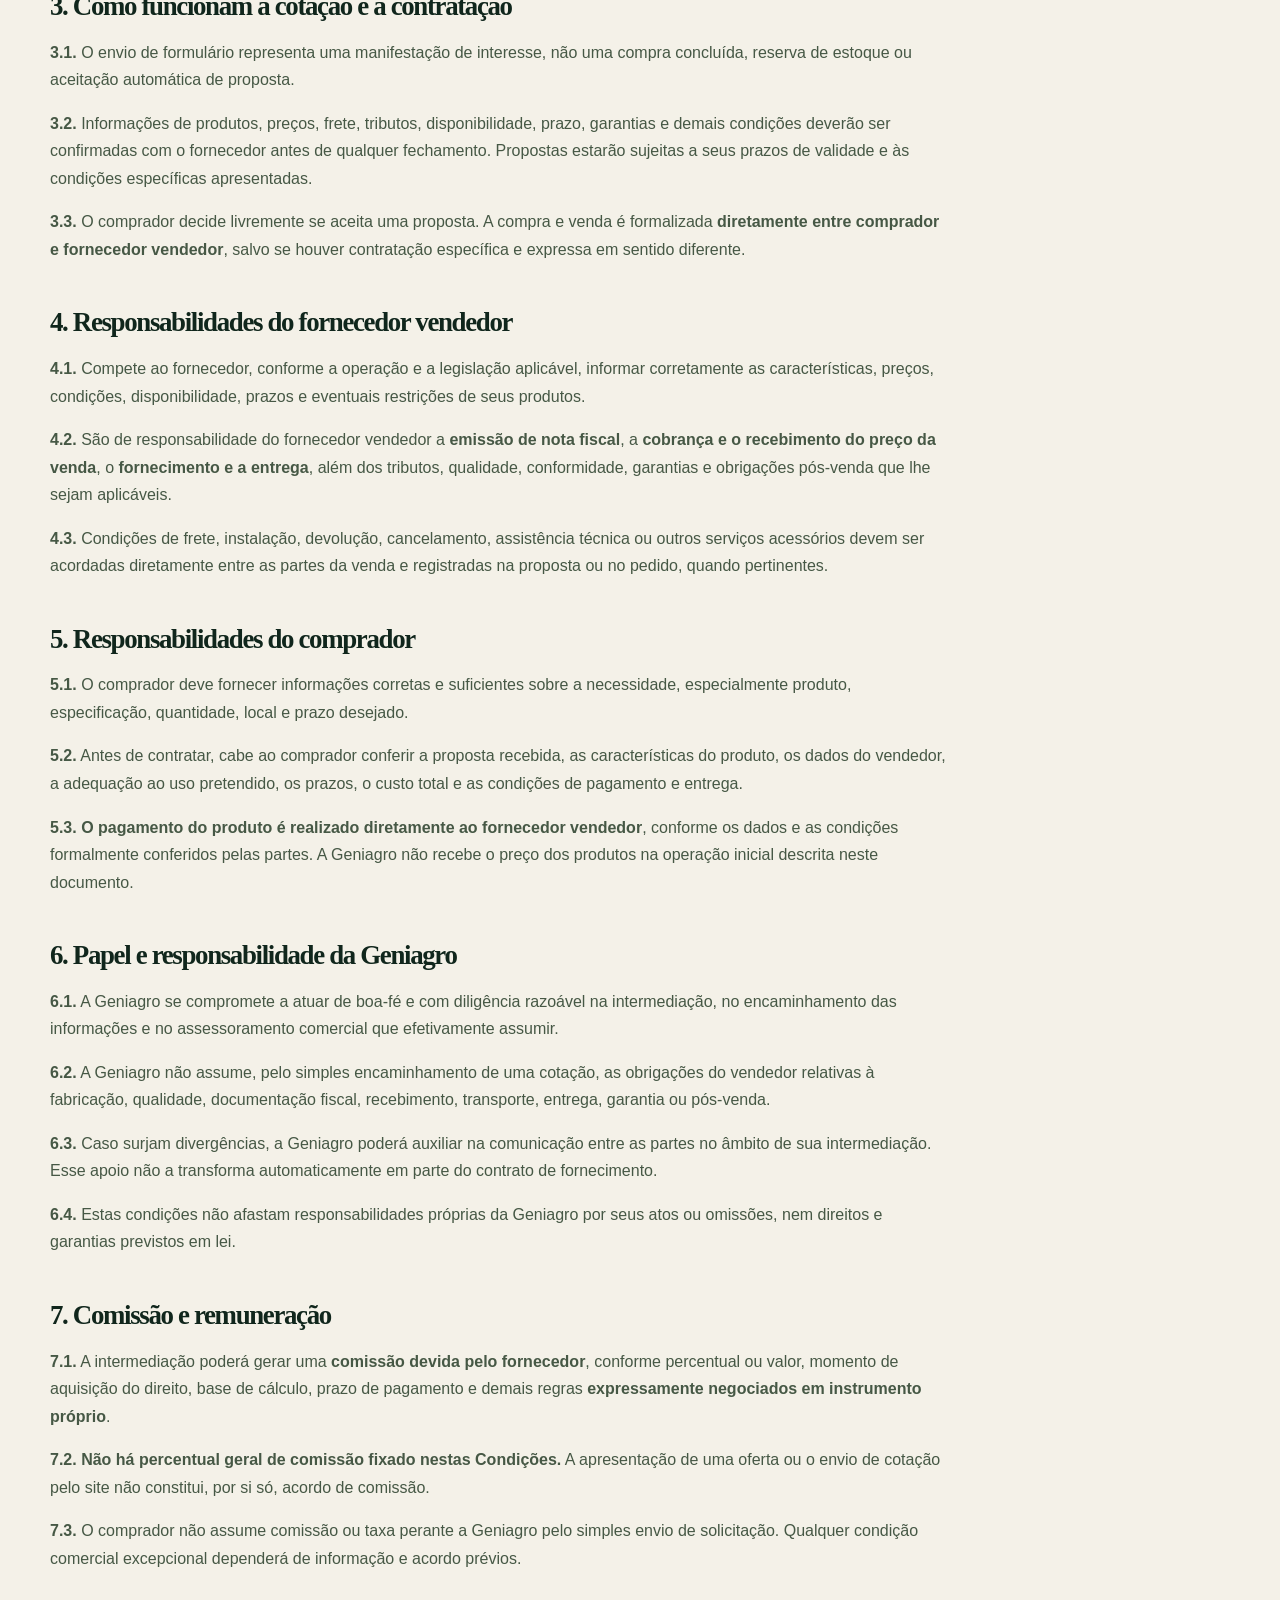
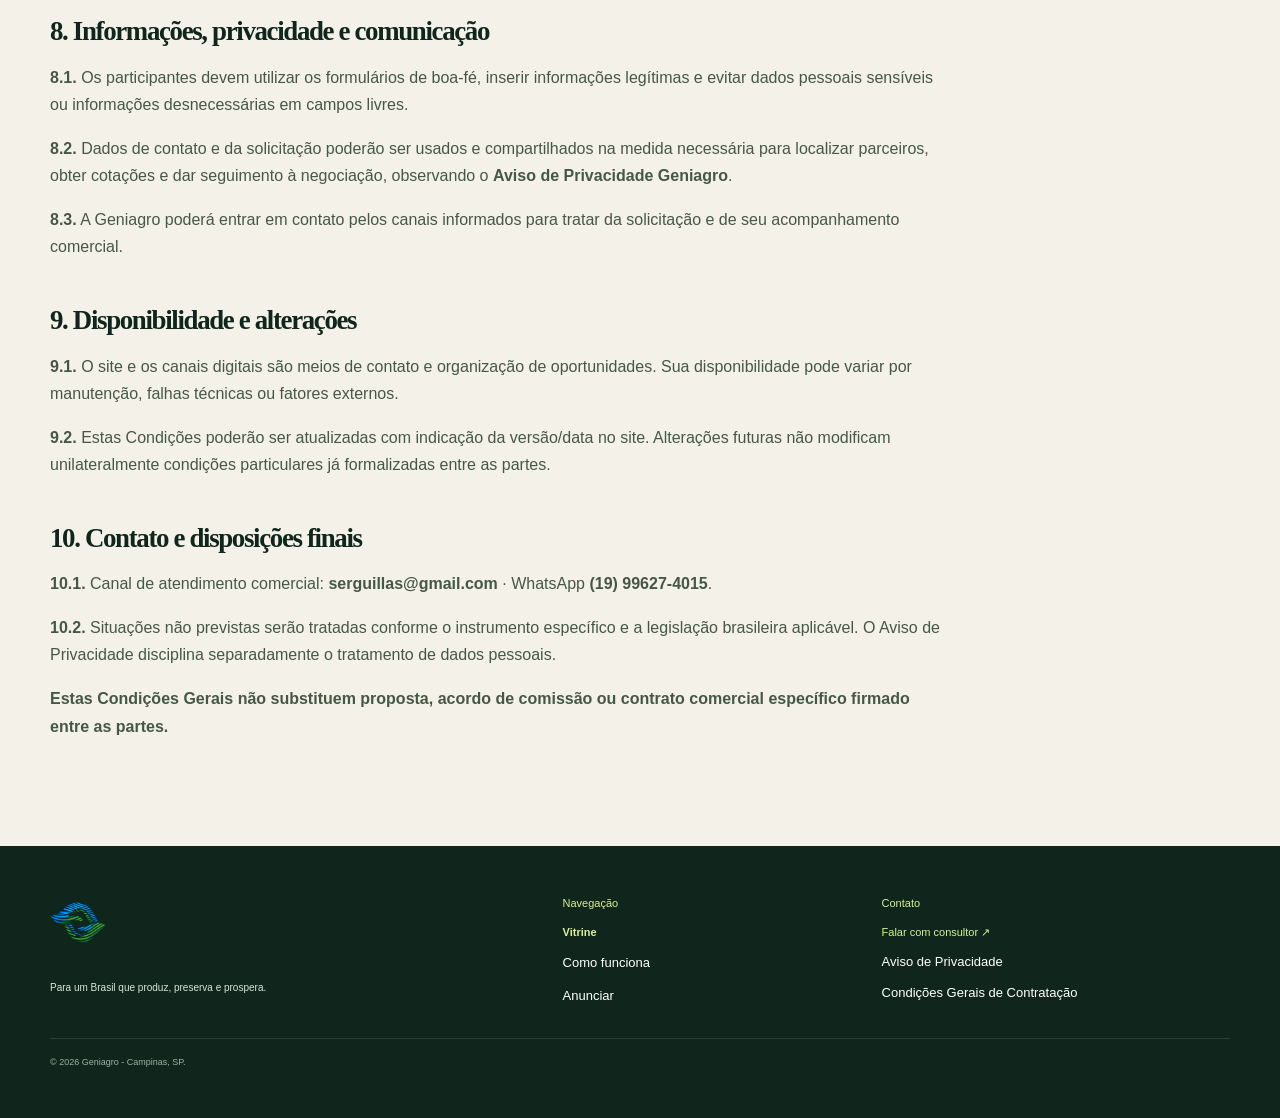
<file: condicoes-gerais/index.html>
<!doctype html>
<html lang="pt-BR">
<head>
  <meta charset="utf-8">
  <meta name="viewport" content="width=device-width,initial-scale=1">
  <meta name="description" content="Condições Gerais de Contratação e Intermediação Comercial da Geniagro.">
  <title>Geniagro · Condições Gerais de Contratação</title>
  <link rel="canonical" href="https://geniagro.com.br/condicoes-gerais/">
  <meta property="og:type" content="website">
  <meta property="og:locale" content="pt_BR">
  <meta property="og:site_name" content="Geniagro">
  <meta property="og:url" content="https://geniagro.com.br/condicoes-gerais/">
  <meta property="og:title" content="Geniagro · Condições Gerais de Contratação">
  <meta property="og:description" content="Condições Gerais de Contratação e Intermediação Comercial da Geniagro.">
  <meta property="og:image" content="https://geniagro.com.br/assets/mercado-direto.webp">
  <meta property="og:image:type" content="image/webp">
  <meta property="og:image:width" content="1536">
  <meta property="og:image:height" content="1024">
  <meta property="og:image:alt" content="Produtores e compradores negociando diretamente">
  <meta name="twitter:card" content="summary_large_image">
  <meta name="twitter:title" content="Geniagro · Condições Gerais de Contratação">
  <meta name="twitter:description" content="Condições Gerais de Contratação e Intermediação Comercial da Geniagro.">
  <meta name="twitter:image" content="https://geniagro.com.br/assets/mercado-direto.webp">
  <meta name="twitter:image:alt" content="Produtores e compradores negociando diretamente">
  <link rel="icon" type="image/png" href="../assets/icon.png">
  <link rel="stylesheet" href="../style.css">
  <script src="../mobile-nav.js" defer></script>
</head>
<body>
  <header>
    <a href="../index.html"><img src="../assets/logo-geniagro.png" alt="Geniagro Inteligência Rural"></a>
    <button class="mobile-menu-toggle" type="button" aria-label="Abrir menu" aria-expanded="false" aria-controls="mobile-menu"><span></span><span></span><span></span></button>
    <nav id="mobile-menu" aria-label="Navegação principal">
      <a href="../index.html#oportunidades">Vitrine</a>
      <a href="../anunciar/">Anunciar</a>
      <a href="../index.html#como-funciona">Como funciona</a>
      <a
        class="cta-link"
        href="https://wa.me/5519996274015"
        target="_blank"
        rel="noopener noreferrer"
      >
        Fale com um consultor ↗
      </a>
    </nav>
  </header>

  <main class="legal-document">
    <section class="legal-document-hero" aria-labelledby="legal-title">
      <div class="wrap">
        <p class="legal-document-meta"><strong>Versão:</strong> V0.1 <span class="legal-document-date"><strong>Data:</strong> 20/10/2026</span></p>
        <h1 id="legal-title">GENIAGRO · CONDIÇÕES GERAIS DE CONTRATAÇÃO E INTERMEDIAÇÃO COMERCIAL</h1>
      </div>
    </section>
    <section class="legal-document-body">
      <article class="wrap legal-document-content" aria-labelledby="legal-title">
<h2>Resumo das condições</h2>

<p>A <strong>Geniagro</strong> atua como <strong>intermediadora comercial B2B</strong>. Recebe solicitações de compra e ofertas de fornecedores, busca alternativas comerciais disponíveis, inclusive entre empresas ainda não cadastradas, e assessora as partes na comparação de propostas e na negociação.</p>

<p>A Geniagro <strong>não é, como regra, a vendedora dos produtos</strong>. A venda, a emissão de nota fiscal, o recebimento do pagamento, a entrega e as obrigações relativas ao produto cabem ao <strong>fornecedor vendedor</strong>, conforme o negócio efetivamente acordado. <strong>O comprador paga diretamente ao vendedor.</strong></p>

<p>A intermediação pode ser remunerada por <strong>comissão negociada com o fornecedor</strong>, em instrumento próprio. Solicitar uma cotação ou apresentar uma oferta não obriga ninguém a concluir o negócio.</p>

<hr>

<h2>1. Quem presta o serviço e a quem se aplica</h2>

<p><strong>1.1.</strong> Estas Condições descrevem a operação de intermediação comercial B2B da marca <strong>Geniagro</strong>, destinada a empresas compradoras, fornecedores e representantes autorizados.</p>

<p><strong>1.2.</strong> <strong>Responsável pela operação:</strong> 24.954.408 SERGIO GUILLAUMON SANTANA, CNPJ 24.954.408/0001-60, sob a responsabilidade de Sérgio Guillaumon Santana.</p>

<p><strong>1.3.</strong> Condições particulares de cada cotação, fornecimento, comissão ou parceria serão definidas entre as partes envolvidas em proposta, pedido, contrato ou instrumento específico. Naquilo que for expressamente acordado, prevalecerão essas condições específicas, respeitada a legislação.</p>

<h2>2. O que a Geniagro faz</h2>

<p><strong>2.1.</strong> A Geniagro recebe demandas e ofertas, procura e aproxima potenciais parceiros comerciais, inclusive fora de sua base atual, e apresenta alternativas que considere adequadas às características informadas.</p>

<p><strong>2.2.</strong> A busca poderá considerar produto, especificação, quantidade, disponibilidade, região, logística, prazo, preço e condições comerciais informadas pelos participantes.</p>

<p><strong>2.3.</strong> A Geniagro poderá apoiar a comunicação, a comparação de propostas e a negociação até a decisão das partes, e acompanhar o encaminhamento comercial do negócio.</p>

<p><strong>2.4.</strong> Trata-se de serviço de <strong>intermediação e assessoramento comercial</strong>, não de garantia de menor preço, cobertura integral do mercado, disponibilidade, conclusão da compra ou resultado econômico específico. A extensão do acompanhamento poderá ser ajustada em cada negociação.</p>

<h2>3. Como funcionam a cotação e a contratação</h2>

<p><strong>3.1.</strong> O envio de formulário representa uma manifestação de interesse, não uma compra concluída, reserva de estoque ou aceitação automática de proposta.</p>

<p><strong>3.2.</strong> Informações de produtos, preços, frete, tributos, disponibilidade, prazo, garantias e demais condições deverão ser confirmadas com o fornecedor antes de qualquer fechamento. Propostas estarão sujeitas a seus prazos de validade e às condições específicas apresentadas.</p>

<p><strong>3.3.</strong> O comprador decide livremente se aceita uma proposta. A compra e venda é formalizada <strong>diretamente entre comprador e fornecedor vendedor</strong>, salvo se houver contratação específica e expressa em sentido diferente.</p>

<h2>4. Responsabilidades do fornecedor vendedor</h2>

<p><strong>4.1.</strong> Compete ao fornecedor, conforme a operação e a legislação aplicável, informar corretamente as características, preços, condições, disponibilidade, prazos e eventuais restrições de seus produtos.</p>

<p><strong>4.2.</strong> São de responsabilidade do fornecedor vendedor a <strong>emissão de nota fiscal</strong>, a <strong>cobrança e o recebimento do preço da venda</strong>, o <strong>fornecimento e a entrega</strong>, além dos tributos, qualidade, conformidade, garantias e obrigações pós-venda que lhe sejam aplicáveis.</p>

<p><strong>4.3.</strong> Condições de frete, instalação, devolução, cancelamento, assistência técnica ou outros serviços acessórios devem ser acordadas diretamente entre as partes da venda e registradas na proposta ou no pedido, quando pertinentes.</p>

<h2>5. Responsabilidades do comprador</h2>

<p><strong>5.1.</strong> O comprador deve fornecer informações corretas e suficientes sobre a necessidade, especialmente produto, especificação, quantidade, local e prazo desejado.</p>

<p><strong>5.2.</strong> Antes de contratar, cabe ao comprador conferir a proposta recebida, as características do produto, os dados do vendedor, a adequação ao uso pretendido, os prazos, o custo total e as condições de pagamento e entrega.</p>

<p><strong>5.3.</strong> <strong>O pagamento do produto é realizado diretamente ao fornecedor vendedor</strong>, conforme os dados e as condições formalmente conferidos pelas partes. A Geniagro não recebe o preço dos produtos na operação inicial descrita neste documento.</p>

<h2>6. Papel e responsabilidade da Geniagro</h2>

<p><strong>6.1.</strong> A Geniagro se compromete a atuar de boa-fé e com diligência razoável na intermediação, no encaminhamento das informações e no assessoramento comercial que efetivamente assumir.</p>

<p><strong>6.2.</strong> A Geniagro não assume, pelo simples encaminhamento de uma cotação, as obrigações do vendedor relativas à fabricação, qualidade, documentação fiscal, recebimento, transporte, entrega, garantia ou pós-venda.</p>

<p><strong>6.3.</strong> Caso surjam divergências, a Geniagro poderá auxiliar na comunicação entre as partes no âmbito de sua intermediação. Esse apoio não a transforma automaticamente em parte do contrato de fornecimento.</p>

<p><strong>6.4.</strong> Estas condições não afastam responsabilidades próprias da Geniagro por seus atos ou omissões, nem direitos e garantias previstos em lei.</p>

<h2>7. Comissão e remuneração</h2>

<p><strong>7.1.</strong> A intermediação poderá gerar uma <strong>comissão devida pelo fornecedor</strong>, conforme percentual ou valor, momento de aquisição do direito, base de cálculo, prazo de pagamento e demais regras <strong>expressamente negociados em instrumento próprio</strong>.</p>

<p><strong>7.2.</strong> <strong>Não há percentual geral de comissão fixado nestas Condições.</strong> A apresentação de uma oferta ou o envio de cotação pelo site não constitui, por si só, acordo de comissão.</p>

<p><strong>7.3.</strong> O comprador não assume comissão ou taxa perante a Geniagro pelo simples envio de solicitação. Qualquer condição comercial excepcional dependerá de informação e acordo prévios.</p>

<h2>8. Informações, privacidade e comunicação</h2>

<p><strong>8.1.</strong> Os participantes devem utilizar os formulários de boa-fé, inserir informações legítimas e evitar dados pessoais sensíveis ou informações desnecessárias em campos livres.</p>

<p><strong>8.2.</strong> Dados de contato e da solicitação poderão ser usados e compartilhados na medida necessária para localizar parceiros, obter cotações e dar seguimento à negociação, observando o <strong>Aviso de Privacidade Geniagro</strong>.</p>

<p><strong>8.3.</strong> A Geniagro poderá entrar em contato pelos canais informados para tratar da solicitação e de seu acompanhamento comercial.</p>

<h2>9. Disponibilidade e alterações</h2>

<p><strong>9.1.</strong> O site e os canais digitais são meios de contato e organização de oportunidades. Sua disponibilidade pode variar por manutenção, falhas técnicas ou fatores externos.</p>

<p><strong>9.2.</strong> Estas Condições poderão ser atualizadas com indicação da versão/data no site. Alterações futuras não modificam unilateralmente condições particulares já formalizadas entre as partes.</p>

<h2>10. Contato e disposições finais</h2>

<p><strong>10.1.</strong> Canal de atendimento comercial: <strong>serguillas@gmail.com</strong> · WhatsApp <strong>(19) 99627-4015</strong>.</p>

<p><strong>10.2.</strong> Situações não previstas serão tratadas conforme o instrumento específico e a legislação brasileira aplicável. O Aviso de Privacidade disciplina separadamente o tratamento de dados pessoais.</p>

<p><strong>Estas Condições Gerais não substituem proposta, acordo de comissão ou contrato comercial específico firmado entre as partes.</strong></p>
          </article>
    </section>
  </main>

  <footer id="footer">
    <div class="wrap footer-grid">
      <div>
        <a href="../index.html"><img src="../assets/icon.png" alt="Geniagro Inteligência Rural"></a>
        <p>Para um Brasil que produz, preserva e prospera.</p>
      </div>
      <nav class="footer-nav" aria-label="Navegação do rodapé">
        <b>Navegação</b>
        <a href="../index.html#oportunidades">Vitrine</a>
        <a href="../index.html#como-funciona">Como funciona</a>
        <a href="../anunciar/">Anunciar</a>
      </nav>
      <div class="footer-contact">
        <b>Contato</b>
        <a
          class="cta-link"
          href="https://wa.me/5519996274015"
          target="_blank"
          rel="noopener noreferrer"
        >
          Falar com consultor ↗
        </a>
        <a class="footer-legal-link" href="../privacidade/index.html" target="_blank" rel="noopener noreferrer">Aviso de Privacidade</a>
        <a class="footer-legal-link" href="index.html" target="_blank" rel="noopener noreferrer">Condições Gerais de Contratação</a>
      </div>
    </div>
    <div class="wrap copyright">© 2026 Geniagro - Campinas, SP.</div>
  </footer>
</body>
</html>
</file>
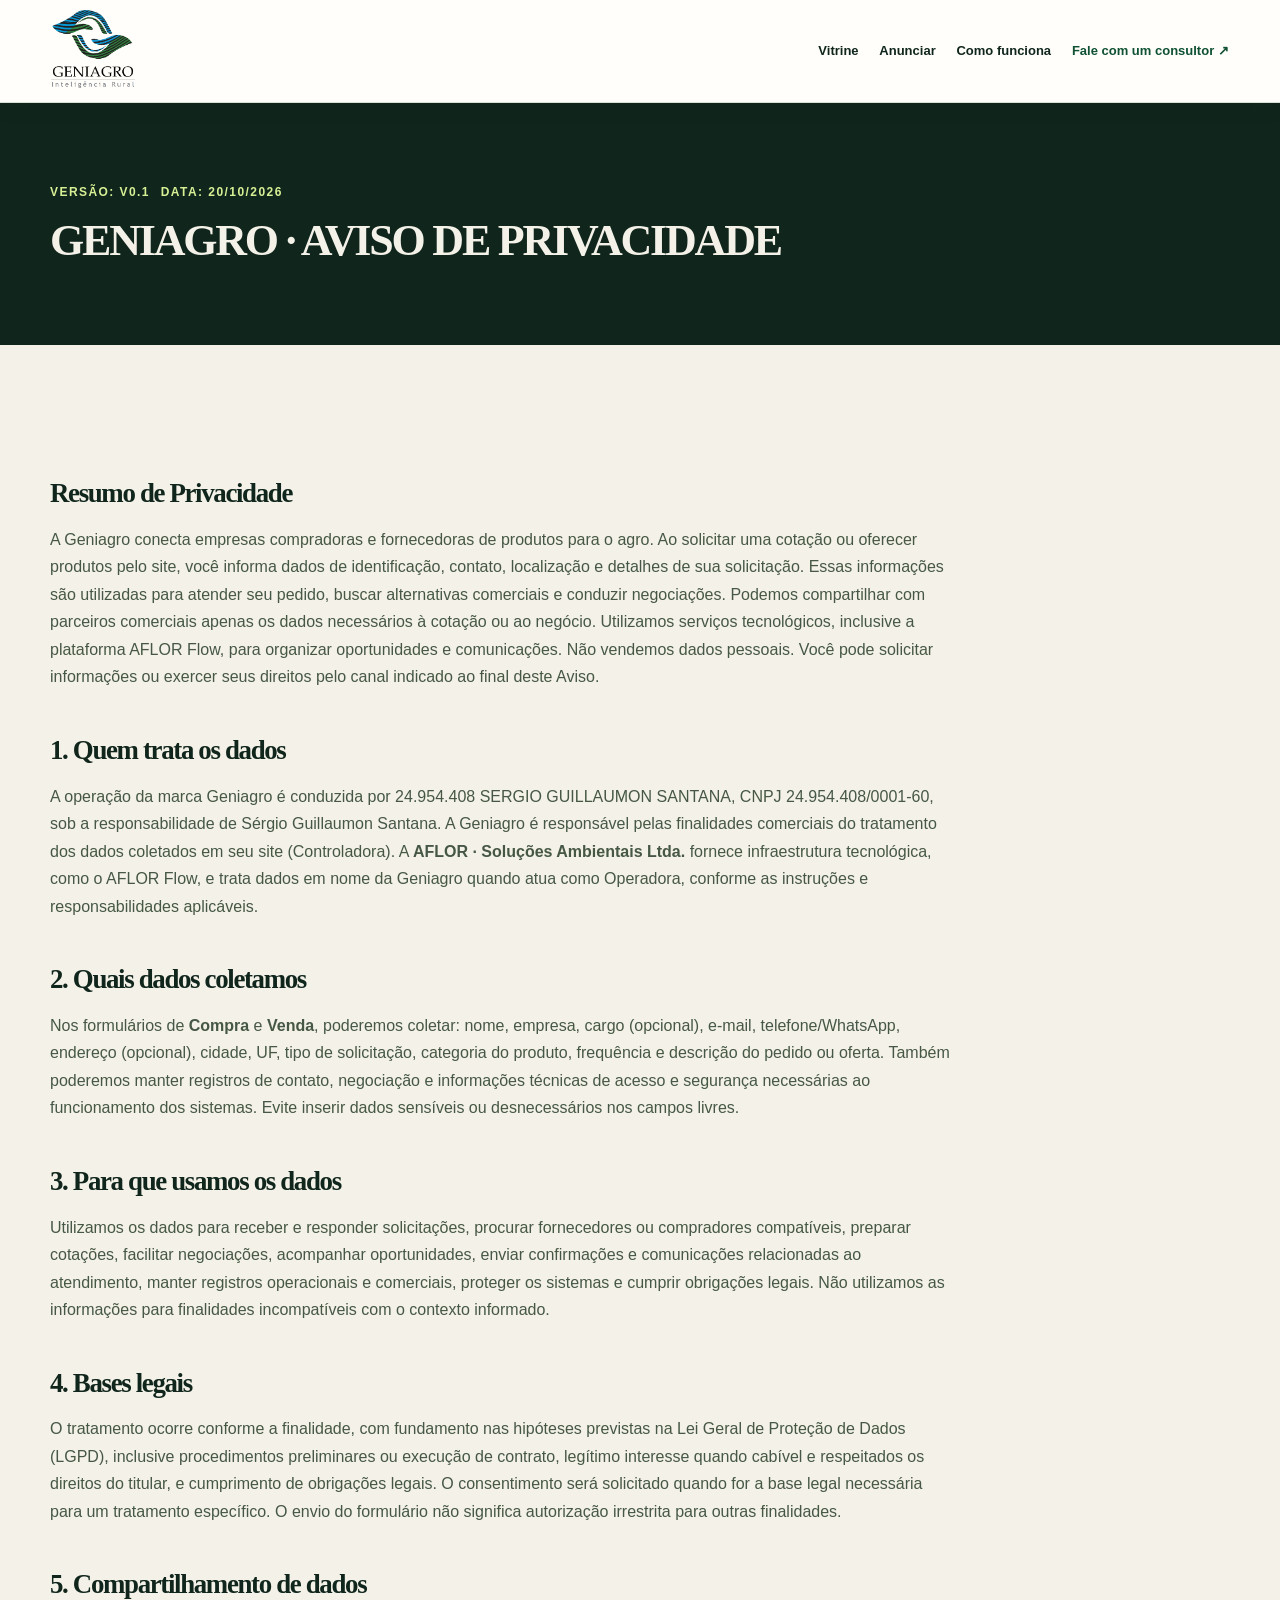
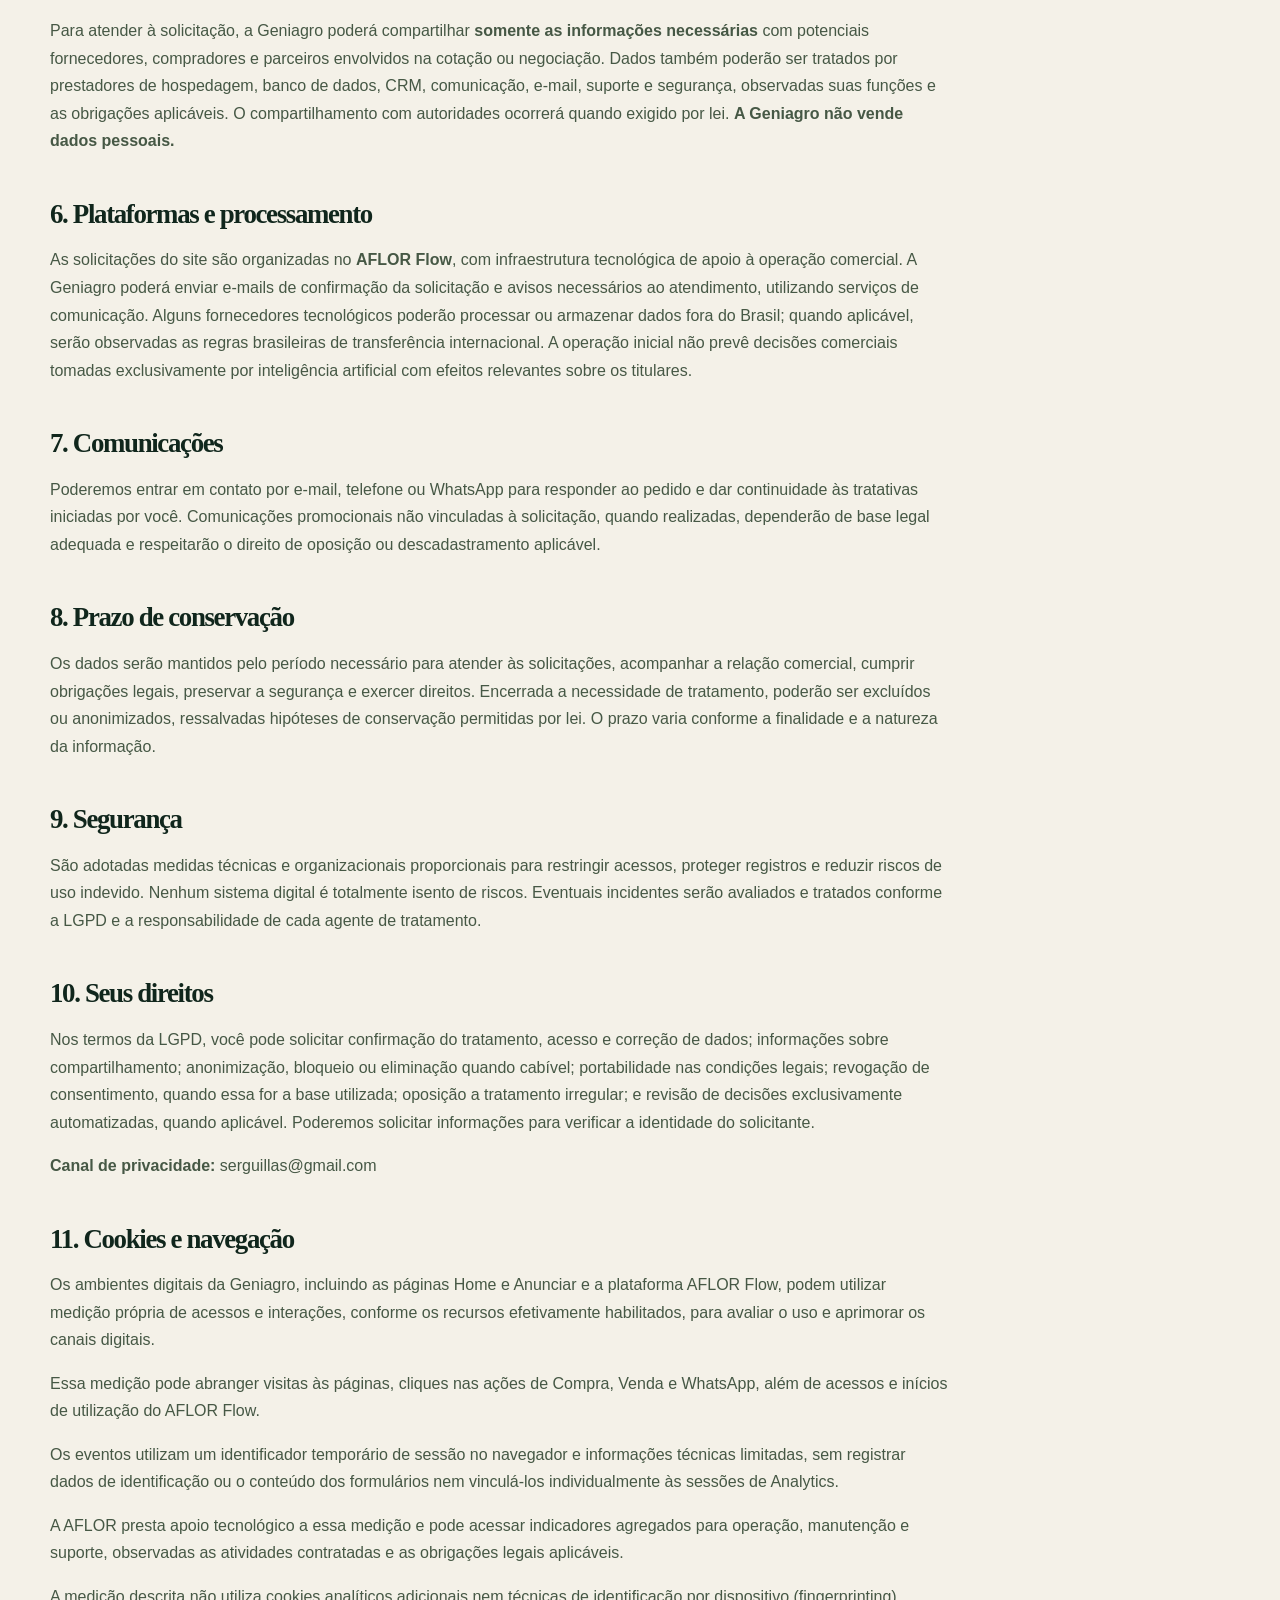
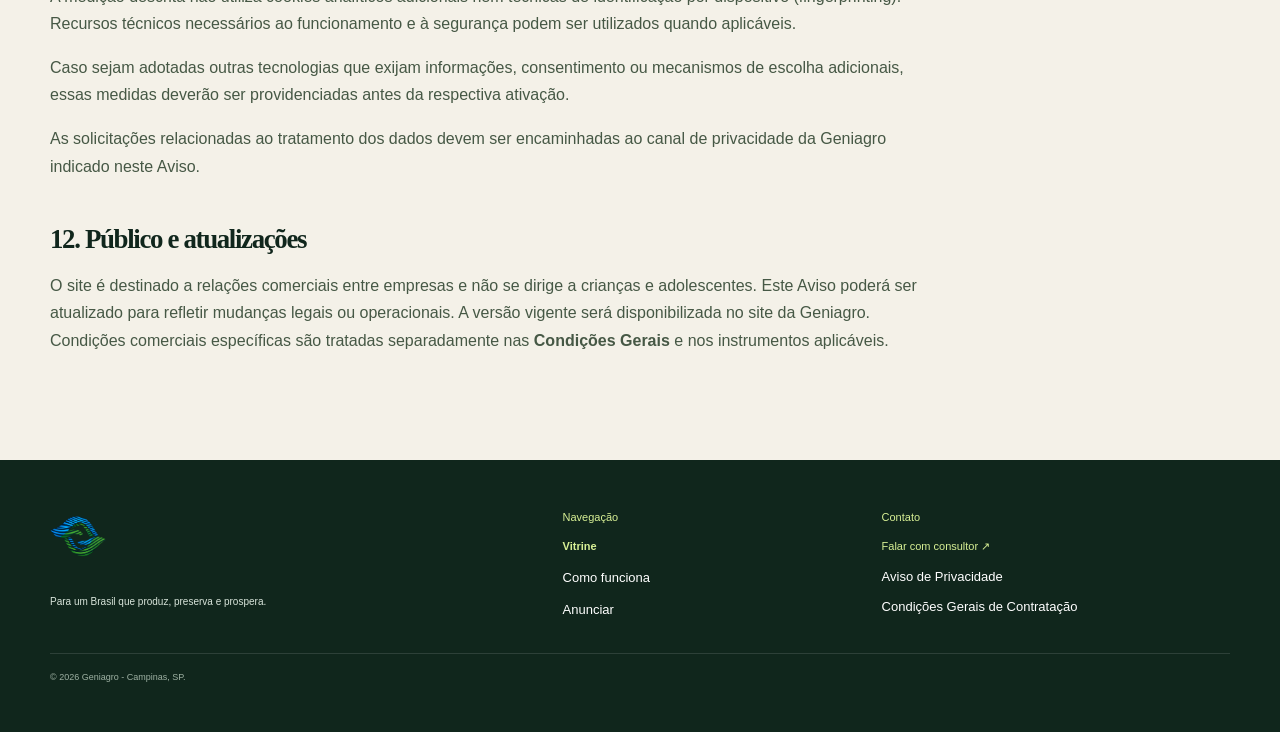
<file: privacidade/index.html>
<!doctype html>
<html lang="pt-BR">
<head>
  <meta charset="utf-8">
  <meta name="viewport" content="width=device-width,initial-scale=1">
  <meta name="description" content="Aviso de Privacidade da Geniagro.">
  <title>Geniagro · Aviso de Privacidade</title>
  <link rel="canonical" href="https://geniagro.com.br/privacidade/">
  <meta property="og:type" content="website">
  <meta property="og:locale" content="pt_BR">
  <meta property="og:site_name" content="Geniagro">
  <meta property="og:url" content="https://geniagro.com.br/privacidade/">
  <meta property="og:title" content="Geniagro · Aviso de Privacidade">
  <meta property="og:description" content="Aviso de Privacidade da Geniagro.">
  <meta property="og:image" content="https://geniagro.com.br/assets/mercado-direto.webp">
  <meta property="og:image:type" content="image/webp">
  <meta property="og:image:width" content="1536">
  <meta property="og:image:height" content="1024">
  <meta property="og:image:alt" content="Produtores e compradores negociando diretamente">
  <meta name="twitter:card" content="summary_large_image">
  <meta name="twitter:title" content="Geniagro · Aviso de Privacidade">
  <meta name="twitter:description" content="Aviso de Privacidade da Geniagro.">
  <meta name="twitter:image" content="https://geniagro.com.br/assets/mercado-direto.webp">
  <meta name="twitter:image:alt" content="Produtores e compradores negociando diretamente">
  <link rel="icon" type="image/png" href="../assets/icon.png">
  <link rel="stylesheet" href="../style.css">
  <script src="../mobile-nav.js" defer></script>
</head>
<body>
  <header>
    <a href="../index.html"><img src="../assets/logo-geniagro.png" alt="Geniagro Inteligência Rural"></a>
    <button class="mobile-menu-toggle" type="button" aria-label="Abrir menu" aria-expanded="false" aria-controls="mobile-menu"><span></span><span></span><span></span></button>
    <nav id="mobile-menu" aria-label="Navegação principal">
      <a href="../index.html#oportunidades">Vitrine</a>
      <a href="../anunciar/">Anunciar</a>
      <a href="../index.html#como-funciona">Como funciona</a>
      <a
        class="cta-link"
        href="https://wa.me/5519996274015"
        target="_blank"
        rel="noopener noreferrer"
      >
        Fale com um consultor ↗
      </a>
    </nav>
  </header>

  <main class="legal-document">
    <section class="legal-document-hero" aria-labelledby="legal-title">
      <div class="wrap">
        <p class="legal-document-meta"><strong>Versão:</strong> V0.1 <span class="legal-document-date"><strong>Data:</strong> 20/10/2026</span></p>
        <h1 id="legal-title">GENIAGRO · AVISO DE PRIVACIDADE</h1>
      </div>
    </section>
    <section class="legal-document-body">
      <article class="wrap legal-document-content" aria-labelledby="legal-title">
<h2>Resumo de Privacidade</h2>

<p>A Geniagro conecta empresas compradoras e fornecedoras de produtos para o agro. Ao solicitar uma cotação ou oferecer produtos pelo site, você informa dados de identificação, contato, localização e detalhes de sua solicitação. Essas informações são utilizadas para atender seu pedido, buscar alternativas comerciais e conduzir negociações. Podemos compartilhar com parceiros comerciais apenas os dados necessários à cotação ou ao negócio. Utilizamos serviços tecnológicos, inclusive a plataforma AFLOR Flow, para organizar oportunidades e comunicações. Não vendemos dados pessoais. Você pode solicitar informações ou exercer seus direitos pelo canal indicado ao final deste Aviso.</p>

<h2>1. Quem trata os dados</h2>

<p>A operação da marca Geniagro é conduzida por 24.954.408 SERGIO GUILLAUMON SANTANA, CNPJ 24.954.408/0001-60, sob a responsabilidade de Sérgio Guillaumon Santana. A Geniagro é responsável pelas finalidades comerciais do tratamento dos dados coletados em seu site (Controladora). A <strong>AFLOR · Soluções Ambientais Ltda.</strong> fornece infraestrutura tecnológica, como o AFLOR Flow, e trata dados em nome da Geniagro quando atua como Operadora, conforme as instruções e responsabilidades aplicáveis.</p>

<h2>2. Quais dados coletamos</h2>

<p>Nos formulários de <strong>Compra</strong> e <strong>Venda</strong>, poderemos coletar: nome, empresa, cargo (opcional), e-mail, telefone/WhatsApp, endereço (opcional), cidade, UF, tipo de solicitação, categoria do produto, frequência e descrição do pedido ou oferta. Também poderemos manter registros de contato, negociação e informações técnicas de acesso e segurança necessárias ao funcionamento dos sistemas. Evite inserir dados sensíveis ou desnecessários nos campos livres.</p>

<h2>3. Para que usamos os dados</h2>

<p>Utilizamos os dados para receber e responder solicitações, procurar fornecedores ou compradores compatíveis, preparar cotações, facilitar negociações, acompanhar oportunidades, enviar confirmações e comunicações relacionadas ao atendimento, manter registros operacionais e comerciais, proteger os sistemas e cumprir obrigações legais. Não utilizamos as informações para finalidades incompatíveis com o contexto informado.</p>

<h2>4. Bases legais</h2>

<p>O tratamento ocorre conforme a finalidade, com fundamento nas hipóteses previstas na Lei Geral de Proteção de Dados (LGPD), inclusive procedimentos preliminares ou execução de contrato, legítimo interesse quando cabível e respeitados os direitos do titular, e cumprimento de obrigações legais. O consentimento será solicitado quando for a base legal necessária para um tratamento específico. O envio do formulário não significa autorização irrestrita para outras finalidades.</p>

<h2>5. Compartilhamento de dados</h2>

<p>Para atender à solicitação, a Geniagro poderá compartilhar <strong>somente as informações necessárias</strong> com potenciais fornecedores, compradores e parceiros envolvidos na cotação ou negociação. Dados também poderão ser tratados por prestadores de hospedagem, banco de dados, CRM, comunicação, e-mail, suporte e segurança, observadas suas funções e as obrigações aplicáveis. O compartilhamento com autoridades ocorrerá quando exigido por lei. <strong>A Geniagro não vende dados pessoais.</strong></p>

<h2>6. Plataformas e processamento</h2>

<p>As solicitações do site são organizadas no <strong>AFLOR Flow</strong>, com infraestrutura tecnológica de apoio à operação comercial. A Geniagro poderá enviar e-mails de confirmação da solicitação e avisos necessários ao atendimento, utilizando serviços de comunicação. Alguns fornecedores tecnológicos poderão processar ou armazenar dados fora do Brasil; quando aplicável, serão observadas as regras brasileiras de transferência internacional. A operação inicial não prevê decisões comerciais tomadas exclusivamente por inteligência artificial com efeitos relevantes sobre os titulares.</p>

<h2>7. Comunicações</h2>

<p>Poderemos entrar em contato por e-mail, telefone ou WhatsApp para responder ao pedido e dar continuidade às tratativas iniciadas por você. Comunicações promocionais não vinculadas à solicitação, quando realizadas, dependerão de base legal adequada e respeitarão o direito de oposição ou descadastramento aplicável.</p>

<h2>8. Prazo de conservação</h2>

<p>Os dados serão mantidos pelo período necessário para atender às solicitações, acompanhar a relação comercial, cumprir obrigações legais, preservar a segurança e exercer direitos. Encerrada a necessidade de tratamento, poderão ser excluídos ou anonimizados, ressalvadas hipóteses de conservação permitidas por lei. O prazo varia conforme a finalidade e a natureza da informação.</p>

<h2>9. Segurança</h2>

<p>São adotadas medidas técnicas e organizacionais proporcionais para restringir acessos, proteger registros e reduzir riscos de uso indevido. Nenhum sistema digital é totalmente isento de riscos. Eventuais incidentes serão avaliados e tratados conforme a LGPD e a responsabilidade de cada agente de tratamento.</p>

<h2>10. Seus direitos</h2>

<p>Nos termos da LGPD, você pode solicitar confirmação do tratamento, acesso e correção de dados; informações sobre compartilhamento; anonimização, bloqueio ou eliminação quando cabível; portabilidade nas condições legais; revogação de consentimento, quando essa for a base utilizada; oposição a tratamento irregular; e revisão de decisões exclusivamente automatizadas, quando aplicável. Poderemos solicitar informações para verificar a identidade do solicitante.</p>

<p><strong>Canal de privacidade:</strong> serguillas@gmail.com</p>

<h2>11. Cookies e navegação</h2>

<p>Os ambientes digitais da Geniagro, incluindo as páginas Home e Anunciar e a plataforma AFLOR Flow, podem utilizar medição própria de acessos e interações, conforme os recursos efetivamente habilitados, para avaliar o uso e aprimorar os canais digitais.</p>

<p>Essa medição pode abranger visitas às páginas, cliques nas ações de Compra, Venda e WhatsApp, além de acessos e inícios de utilização do AFLOR Flow.</p>

<p>Os eventos utilizam um identificador temporário de sessão no navegador e informações técnicas limitadas, sem registrar dados de identificação ou o conteúdo dos formulários nem vinculá-los individualmente às sessões de Analytics.</p>

<p>A AFLOR presta apoio tecnológico a essa medição e pode acessar indicadores agregados para operação, manutenção e suporte, observadas as atividades contratadas e as obrigações legais aplicáveis.</p>

<p>A medição descrita não utiliza cookies analíticos adicionais nem técnicas de identificação por dispositivo (fingerprinting). Recursos técnicos necessários ao funcionamento e à segurança podem ser utilizados quando aplicáveis.</p>

<p>Caso sejam adotadas outras tecnologias que exijam informações, consentimento ou mecanismos de escolha adicionais, essas medidas deverão ser providenciadas antes da respectiva ativação.</p>

<p>As solicitações relacionadas ao tratamento dos dados devem ser encaminhadas ao canal de privacidade da Geniagro indicado neste Aviso.</p>

<h2>12. Público e atualizações</h2>

<p>O site é destinado a relações comerciais entre empresas e não se dirige a crianças e adolescentes. Este Aviso poderá ser atualizado para refletir mudanças legais ou operacionais. A versão vigente será disponibilizada no site da Geniagro. Condições comerciais específicas são tratadas separadamente nas <strong>Condições Gerais</strong> e nos instrumentos aplicáveis.</p>

</article>
    </section>
  </main>

  <footer id="footer">
    <div class="wrap footer-grid">
      <div>
        <a href="../index.html"><img src="../assets/icon.png" alt="Geniagro Inteligência Rural"></a>
        <p>Para um Brasil que produz, preserva e prospera.</p>
      </div>
      <nav class="footer-nav" aria-label="Navegação do rodapé">
        <b>Navegação</b>
        <a href="../index.html#oportunidades">Vitrine</a>
        <a href="../index.html#como-funciona">Como funciona</a>
        <a href="../anunciar/">Anunciar</a>
      </nav>
      <div class="footer-contact">
        <b>Contato</b>
        <a
          class="cta-link"
          href="https://wa.me/5519996274015"
          target="_blank"
          rel="noopener noreferrer"
        >
          Falar com consultor ↗
        </a>
        <a class="footer-legal-link" href="index.html" target="_blank" rel="noopener noreferrer">Aviso de Privacidade</a>
        <a class="footer-legal-link" href="../condicoes-gerais/index.html" target="_blank" rel="noopener noreferrer">Condições Gerais de Contratação</a>
      </div>
    </div>
    <div class="wrap copyright">© 2026 Geniagro - Campinas, SP.</div>
  </footer>
</body>
</html>
</file>
<file: style.css>
:root{--header-height:103px;--ink:#10261c;--green:#0f5132;--leaf:#4f8b3a;--gold:#d8a83f;--cream:#f4f1e8;--paper:#fffefa;--line:#d9dfd4;--muted:#657168}*{box-sizing:border-box}html{scroll-behavior:smooth;scroll-padding-top:var(--header-height)}body{margin:0;color:var(--ink);background:var(--cream);font:16px Arial,sans-serif}button,input,select,textarea{font:inherit}.wrap{width:min(1180px,calc(100% - 2rem));margin:auto}header{position:fixed;top:0;left:0;right:0;z-index:1000;display:flex;align-items:center;justify-content:space-between;height:var(--header-height);padding:.6rem 4vw;background:#fff;border-bottom:1px solid #d9dfd4;box-shadow:0 4px 18px rgba(16,38,28,.12)}header img{width:180px;height:78px;object-fit:contain;object-position:left center}nav{display:flex;align-items:center;gap:1.3rem}nav a{color:var(--ink);text-decoration:none;font-weight:700}.cta-link{display:inline-flex;align-items:center;width:fit-content;color:var(--green);background:none;border:0;padding:0;text-decoration:none;text-underline-offset:4px;font-weight:800;transition:color .2s ease}.cta-link:hover{text-decoration:underline}.cta-link:focus-visible{outline:2px solid currentColor;outline-offset:4px}.hero .cta-link{margin:.7rem 1.5rem 0 0;color:#d8f095}.hero .cta-link-secondary{color:#fff;font-weight:700}header .cta-link{color:var(--green)}.hero{position:relative;min-height:760px;display:flex;align-items:center;color:white;background:#08271b url('assets/hero-geniagro.webp') center/cover}.shade{position:absolute;inset:0;background:linear-gradient(90deg,#061d14f2,#0a3021c8 48%,#0a2d1d2e),linear-gradient(0deg,#061f16a0,transparent)}.hero-copy{position:relative;z-index:1}.eyebrow{color:#d3ed91;font-size:.76rem;font-weight:900;letter-spacing:.16em;text-transform:uppercase}.eyebrow.dark{color:var(--leaf)}h1,h2,blockquote{font-family:Georgia,serif;letter-spacing:-.05em}.hero h1{max-width:850px;margin:.5rem 0;font-size:clamp(3rem,7vw,6.4rem);line-height:.94;font-weight:500}.hero h1 em{color:#d8f095;font-weight:400}.hero p{max-width:690px;font-size:1.2rem;line-height:1.6;color:#edf4ee}.intro,.section{padding:6rem 0;text-align:center}.intro h2,.section h2,.geo h2{margin:.5rem 0 1rem;font-size:clamp(2.2rem,4.5vw,4.2rem);line-height:1}.intro>p{max-width:820px;margin:1rem auto;color:var(--muted);line-height:1.65}.cards{display:grid;grid-template-columns:repeat(3,1fr);gap:1rem;margin-top:2.5rem}.cards article{min-height:285px;padding:1.3rem;border:1px solid var(--line);border-radius:1.2rem;background:var(--paper);color:var(--ink);text-align:left;box-shadow:0 15px 45px #17332310;transition:.2s}.cards b{display:grid;place-items:center;width:2.8rem;height:2.8rem;border-radius:.8rem;color:white;background:var(--green);font:700 1.2rem Georgia}.cards h3{font:600 1.35rem Georgia}.cards p{min-height:105px;color:var(--muted);line-height:1.5}.cards strong{color:var(--green)}.geo{padding:6rem 0;color:white;background:#0d3223}.split{display:grid;grid-template-columns:1fr 1fr;gap:4rem;align-items:center;text-align:left}.split img{width:100%;border-radius:1.4rem;box-shadow:0 24px 65px #0003}.geo h2{font-size:clamp(2.2rem,4vw,4rem)}.geo p{color:#dce8df;line-height:1.65}.geo li{margin:.8rem 0}.section p{color:var(--muted);line-height:1.65}.pills{display:flex;flex-wrap:wrap;gap:.5rem}.pills span{padding:.55rem .75rem;border:1px solid #becab8;border-radius:99px;background:white;font-size:.82rem;font-weight:700}.manifesto{padding:6rem 0;background:#e4ecd8;text-align:center}.manifesto blockquote{max-width:1000px;margin:auto;font-size:clamp(2rem,4vw,4rem);line-height:1.12}.manifesto>div>p{max-width:800px;margin:1.5rem auto;color:#536154;line-height:1.7}.facts{display:grid;grid-template-columns:repeat(3,1fr);gap:1rem;margin-top:2rem;text-align:left}.facts div{padding:1.3rem;border-radius:1rem;background:white}.facts b{display:block;color:var(--green);font:600 2rem Georgia}.facts a{color:var(--green)}footer{padding:3rem 0;color:#d9e5db;background:var(--ink)}@media(max-width:900px){.cards,.facts{grid-template-columns:1fr 1fr}.split{grid-template-columns:1fr}}@media(max-width:600px){.hero{min-height:700px}.cards,.facts{grid-template-columns:1fr}.split{gap:2rem}.hero h1{font-size:3.2rem}}
.territory{padding:6rem 0;color:white;background:#081f18}
.territory-copy{display:grid;grid-template-columns:1.3fr .7fr;gap:3rem;align-items:end;margin-bottom:2rem}
.territory-copy h2{margin:.5rem 0 0;font:500 clamp(2.2rem,4.5vw,4.7rem)/.98 Georgia,serif;letter-spacing:-.05em}
.territory-copy>p{color:#cddbd1;line-height:1.7}
.map-board{position:relative;overflow:hidden;border:1px solid #ffffff2e;border-radius:1.5rem;background:#173927;box-shadow:0 35px 90px #0005}
.map-board>img{display:block;width:100%;aspect-ratio:2.53/1;object-fit:cover}
.map-board>svg{position:absolute;inset:0;width:100%;height:100%;filter:drop-shadow(0 2px 3px #0008)}
.map-board .route{fill:none;stroke:#e1ef8d;stroke-width:4;stroke-dasharray:9 10;animation:flow 18s linear infinite}
.map-board circle{fill:#e1ef8d;stroke:#123d29;stroke-width:4}
.pin{position:absolute;padding:.45rem .65rem;border:1px solid #fff5;border-radius:99px;background:#08261ddd;box-shadow:0 6px 20px #0005;font-size:.72rem;font-weight:900}
.pin-farm{left:8%;bottom:13%}.pin-hub{left:46%;bottom:31%}.pin-city{right:7%;top:32%}
.map-legend{position:absolute;left:1rem;top:1rem;display:grid;gap:.3rem;max-width:260px;padding:.8rem;border:1px solid #fff3;border-radius:.8rem;background:#071f18dd;backdrop-filter:blur(8px)}
.map-legend span,.map-legend small{font-size:.7rem;color:#dbe7de}
.map-legend i{display:inline-block;width:24px;margin-right:.4rem;border-top:2px dashed #e1ef8d}
.territory-grid{display:grid;grid-template-columns:repeat(3,1fr);gap:1rem;margin-top:1rem}
.territory-grid article{padding:1.2rem;border:1px solid #ffffff1f;border-radius:1rem;background:#ffffff0a}
.territory-grid b{color:#d8f095}.territory-grid h3{margin:.5rem 0;font:600 1.35rem Georgia}.territory-grid p{margin:0;color:#bfd0c4;line-height:1.5}
@keyframes flow{to{stroke-dashoffset:-190}}
@media(max-width:900px){.territory-copy{grid-template-columns:1fr}.territory-grid{grid-template-columns:1fr}.map-board .pin{display:none}}
@media(max-width:600px){.map-board>img{aspect-ratio:1.25/1}.map-legend{max-width:210px}.map-legend small{display:none}}
main{padding-top:var(--header-height)}
footer .footer-grid{display:grid;grid-template-columns:1.2fr .7fr .9fr;gap:3rem;align-items:start}
footer .footer-grid>div{display:grid;gap:.7rem}
footer .footer-grid img{width:56px;height:56px;object-fit:contain;object-position:left center}
footer .footer-grid p{margin:0;line-height:1.5}
footer .footer-grid b{color:#d8f095}
footer .footer-nav{display:grid;align-items:start;gap:.7rem}footer .footer-nav a{color:#d9e5db;text-decoration:none}footer .footer-nav a:hover{text-decoration:underline}footer .cta-link{color:#d8f095}footer .footer-contact span{color:#9eb1a3;line-height:1.5}
footer .copyright{margin-top:2rem;padding-top:1rem;border-top:1px solid #ffffff1f;font-size:.8rem;color:#9eb1a3}
@media(max-width:900px){footer .footer-grid{grid-template-columns:repeat(2,minmax(0,1fr));gap:2rem}}
@media(max-width:700px){footer .footer-grid{grid-template-columns:1fr}}
@media(max-width:600px){.cards article{min-height:0}.cards p{min-height:0}}
/* Links jurídicos: destaque discreto, restrito ao rodapé. */
footer .footer-contact .footer-legal-link{font-size:13px;font-weight:400;color:#fff;line-height:1.5;text-decoration:none}
footer .footer-contact .footer-legal-link:hover{text-decoration:none}
footer .footer-contact .footer-legal-link:focus-visible{outline:2px solid currentColor;outline-offset:3px}

/* Hierarquia visual dos CTAs da seção de oportunidades. */
#oportunidades #entrada-comprador > strong > button.cta-link,#oportunidades #entrada-fornecedor > strong > button.cta-link{font-weight:800}
#oportunidades #entrada-comprador > strong > button.cta-link::after,#oportunidades #entrada-fornecedor > strong > button.cta-link::after{content:" ↗"}
#oportunidades .cards > article > a.cta-link[href="https://wa.me/5519996274015"]{font-weight:700}
#oportunidades .cards > article > a.cta-link > .cta-arrow{display:none}

/* Padrão visual das colunas do rodapé. */
footer .footer-nav a:first-of-type{color:#d8f095;font-weight:800}
footer .footer-nav a:not(:first-of-type){font-size:13px;font-weight:400;color:#fff;text-decoration:none}
footer .footer-nav a:not(:first-of-type):hover{text-decoration:none}

.hero > .hero-video{position:absolute;inset:0;width:100%;height:100%;object-fit:cover;pointer-events:none}
@media(prefers-reduced-motion:reduce){.hero > .hero-video{display:none}}

/* Documentos jurídicos: faixa de título e coluna de leitura da referência AFLOR. */
.legal-document-hero { padding-block: 3.5rem; background: var(--ink); color: var(--cream); }
.legal-document-meta { margin: 0 0 1rem; color: #d8f095; font: 700 .75rem/1.5 Arial, sans-serif; letter-spacing: .12em; text-transform: uppercase; }
.legal-document-date { display: inline-block; margin-inline-start: .5em; }
.legal-document-hero h1 { margin: 0; font-size: clamp(1.75rem, 4vw, 2.75rem); line-height: 1.08; overflow-wrap: anywhere; }
.legal-document-body { padding-block: clamp(3.5rem, 7vw, 6rem); }
.legal-document-content { max-width: 900px; margin-inline: max(1rem, calc((100% - 1180px) / 2)) auto; overflow-wrap: break-word; }
.legal-document-content h2 { margin: 2.75rem 0 1rem; font-size: clamp(1.45rem, 2.1vw, 2rem); line-height: 1.18; }
.legal-document-content h3 { margin: 2rem 0 1rem; }
.legal-document-content :is(p, li) { color: #465845; line-height: 1.72; }
.legal-document-content p { margin: 0 0 1rem; }
.legal-document-content :is(ul, ol) { margin: .25rem 0 1.4rem 1.25rem; padding-left: 0; }
.legal-document-content li { margin-bottom: .45rem; padding-left: .15rem; }
.legal-document-content a { color: var(--green); font-weight: 600; text-underline-offset: .18em; }
@media (min-width: 1024px) { .legal-document-hero { padding-block: 5rem; } }

/* Identidade pública da Geniagro V2. */
.geniagro-v2 > :is(header, main) {
  --v2-deep: #173d2b;
  --v2-lime: #d8f095;
  --v2-soft: #e9edde;
  --v2-section-space: clamp(3.5rem, 7vw, 5.625rem);
}

body > header { background: var(--paper); }
body > header img { width: 150px; }
body > header nav a { font: 700 13px/1.65 Arial, sans-serif; }

.geniagro-v2 > main > .hero .hero-copy {
  padding-block: clamp(2.5rem, 7vw, 5rem);
}
.geniagro-v2 > main > .hero h1 {
  max-width: 13ch;
  font-size: clamp(2.625rem, 4.65vw, 4.25rem);
  line-height: 1.06;
}
.geniagro-v2 > main > .hero p { max-width: 32rem; }
.geniagro-v2 > main > .hero .cta-link { min-height: 44px; }
.geniagro-v2 > main > .hero .cta-link:focus-visible { outline-color: #fff; }

.geniagro-v2 > main :is(.hero-copy > .cta-link:not(.cta-link-secondary), #formulario > button.cta-link) {
  background: var(--v2-lime);
  color: var(--ink);
  padding: .875rem 1.25rem;
  border-radius: 6px;
}
.geniagro-v2 > main :is(.hero-copy > .cta-link:not(.cta-link-secondary), #formulario > button.cta-link):hover {
  background: #e5f7b7;
}

.geniagro-v2 > main > :is(.intro, .section, .territory) { padding-block: var(--v2-section-space); }
.geniagro-v2 > main > :is(.intro, .section, .territory) h2 {
  font-size: clamp(2rem, 3.35vw, 2.875rem);
  line-height: 1.1;
  font-weight: 400;
}
.geniagro-v2 > main > .intro .cards article {
  min-height: 0;
  display: flex;
  flex-direction: column;
  padding: 1.25rem;
  border-radius: 10px;
  box-shadow: none;
}
.geniagro-v2 > main > .intro .cards b {
  border-radius: 50%;
  background: var(--v2-soft);
  color: var(--green);
}
.geniagro-v2 > main > .intro .cards h3 { margin: .875rem 0 .375rem; }
.geniagro-v2 > main > .intro .cards strong { margin-top: auto; }
.geniagro-v2 > main > .intro .cards .cta-link { min-height: 44px; }

.geniagro-v2 > main > .territory {
  background: var(--v2-soft);
  color: var(--ink);
}
.geniagro-v2 > main > .territory .eyebrow,
.geniagro-v2 > main > .territory .territory-grid b { color: var(--green); }
.geniagro-v2 > main > .territory :is(.territory-copy, .territory-grid) > p,
.geniagro-v2 > main > .territory .territory-grid article p { color: #465845; }
.geniagro-v2 > main > .territory .territory-grid article {
  background: transparent;
  border: 0;
  border-top: 1px solid #bdcbb6;
  padding: 1rem 0;
}



@media (max-width: 700px) {
  .geniagro-v2 > main > .hero .cta-link { margin-right: .75rem; }
}
@media (prefers-reduced-motion: reduce) {
  html:has(> body.geniagro-v2) { scroll-behavior: auto; }
  .geniagro-v2 > main .map-board .route { animation: none; }
  .geniagro-v2 > :is(header, main) .cta-link, body > footer .cta-link { transition: none; }
}


/* Recuperação comercial da LP e componentes editoriais de Anunciar. */
.geniagro-v2 > main > #anunciar {
  width: 100%;
  padding-inline: 1rem;
  background: var(--v2-deep);
  color: #fff;
}
.geniagro-v2 > main > #anunciar p {
  max-width: 38rem;
  margin-inline: auto;
  color: #edf4ee;
}
.geniagro-v2 > main > #anunciar .cta-link,
.geniagro-v2 > main > #manifesto .cta-link { color: var(--v2-lime); }

.geniagro-v2 > main > :is(#inteligencia, #manifesto) { padding-block: var(--v2-section-space); }
.geniagro-v2 > main > #inteligencia h2 { font-size: clamp(2rem, 3.35vw, 2.875rem); font-weight: 400; }
.geniagro-v2 > main > #manifesto { background: var(--v2-deep); color: #fff; }
.geniagro-v2 > main > #manifesto p { color: #edf4ee; }
.geniagro-v2 > main > .territory .map-legend { background: #071f18; }
.geniagro-v2 > main > .territory .pin { background: #08261d; }
.geniagro-v2 > main > .territory :is(.pin, .map-legend, .map-legend span, .map-legend small) { color: #fff; }

.geniagro-v2 > main > :is(.announce-categories, .announce-faq) {
  display: grid;
  grid-template-columns: minmax(0, 1fr) minmax(0, 1.15fr);
  gap: clamp(2rem, 6vw, 5rem);
  text-align: left;
}
.geniagro-v2 > main > :is(.announce-categories, .announce-faq) :is(h2 em, .eyebrow) { color: var(--green); }
.geniagro-v2 > main > .announce-categories .announce-options button {
  display: grid;
  grid-template-columns: auto minmax(0, 1fr) auto;
  align-items: center;
  gap: .875rem;
  width: 100%;
  min-height: 64px;
  padding: .625rem .25rem;
  border-bottom: 1px solid var(--line);
  color: var(--ink);
  text-align: left;
  cursor: pointer;
}
.geniagro-v2 > main > .announce-categories .announce-options button:hover {
  background: var(--paper);
  color: var(--green);
  text-decoration: none;
}
.geniagro-v2 > main > .announce-categories .announce-icon {
  display: grid;
  place-items: center;
  width: 42px;
  height: 42px;
  border-radius: 50%;
  background: var(--v2-soft);
  color: var(--green);
  font: 1.4rem Georgia, serif;
}
.geniagro-v2 > main > .announce-faq details { border-bottom: 1px solid var(--line); }
.geniagro-v2 > main > .announce-faq details:first-child { border-top: 1px solid var(--line); }
.geniagro-v2 > main > .announce-faq summary {
  display: flex;
  justify-content: space-between;
  align-items: baseline;
  gap: 1rem;
  padding: 1rem .25rem;
  list-style: none;
  font-weight: 700;
  cursor: pointer;
}
.geniagro-v2 > main > .announce-faq summary::-webkit-details-marker { display: none; }
.geniagro-v2 > main > .announce-faq summary span { color: var(--green); font-size: 1.35rem; line-height: 1; }
.geniagro-v2 > main > .announce-faq details[open] summary span { transform: rotate(45deg); }
.geniagro-v2 > main > .announce-faq details p { margin: 0 .25rem 1rem; }
.geniagro-v2 > main > .announce-faq details a { color: var(--green); }
.geniagro-v2 > main > .announce-faq summary:focus-visible { outline: 2px solid var(--green); outline-offset: 2px; }

.geniagro-v2 > main > .announce-closing {
  background: var(--v2-deep);
  color: #fff;
}
.geniagro-v2 > main > .announce-closing h2 em { color: var(--v2-lime); }
.geniagro-v2 > main > .announce-closing .cta-link {
  min-height: 44px;
  margin-top: .75rem;
  padding: .875rem 1.25rem;
  border-radius: 6px;
  background: var(--v2-lime);
  color: var(--ink);
}
.geniagro-v2 > main > .announce-closing .cta-link:focus-visible { outline-color: #fff; }

@media (max-width: 700px) {
  .geniagro-v2 > main > :is(.announce-categories, .announce-faq) { grid-template-columns: minmax(0, 1fr); }
}

/* Tipografia dos passos conforme a referência original de Sérgio. */
.geniagro-v2 > main > .territory .territory-grid b { display: block; font: 16px/1.65 Georgia, serif; }
.geniagro-v2 > main > .territory .territory-grid h3 { margin: 28px 0 13px; font: 22px/1.2 Georgia, serif; }
.geniagro-v2 > main > .territory .territory-grid article p { margin: 0; color: #52634f; font: 13px/1.65 Arial, sans-serif; }
.geniagro-v2 > main > .territory .territory-note { margin: 30px 0 0; color: #657168; font: 11px/1.65 Arial, sans-serif; }
@media (max-width: 700px) {
  .geniagro-v2 > main > .territory .territory-grid { gap: 25px; }
  .geniagro-v2 > main > .territory .territory-grid article { display: grid; grid-template-columns: 35px 1fr; gap: 0 17px; padding-top: 20px; }
  .geniagro-v2 > main > .territory .territory-grid b { grid-row: 1 / 3; font-size: 20px; }
  .geniagro-v2 > main > .territory .territory-grid h3 { margin: 0 0 10px; font-size: 23px; }
  .geniagro-v2 > main > .territory .territory-grid article p { grid-column: 2; }
  .geniagro-v2 > main > .territory .territory-note { font-size: 10px; }
}

/* Tipografia da LP de Compra: referência Venda Geniagro, sem afetar Anunciar ou o modal. */
body.geniagro-v2:has(> main > #oportunidades) > main > .hero .eyebrow,
body.geniagro-v2:has(> main > #oportunidades) > main > #beneficios .eyebrow,
body.geniagro-v2:has(> main > :is(#oportunidades, #vitrine-venda)) > main > #como-funciona .eyebrow { font: 700 10px/1.6 Arial, sans-serif; letter-spacing: 2px; margin: 0 0 24px; }
body.geniagro-v2:has(> main > #oportunidades) > main > .hero h1 { font: 400 clamp(48px, 4.65vw, 68px)/1.06 Georgia, serif; letter-spacing: -2px; max-width: 530px; margin: 0; }
body.geniagro-v2:has(> main > #oportunidades) > main > .hero .hero-copy > p:not(.eyebrow) { font: 400 14px/1.65 Arial, sans-serif; letter-spacing: normal; max-width: 460px; margin: 25px 0 14px; }
body.geniagro-v2:has(> main > #oportunidades) > main > .hero .cta-link { font: 700 16px/1.4 Arial, sans-serif; margin-top: 17px; }
body.geniagro-v2:has(> main > #oportunidades) > main > :is(#oportunidades, #beneficios, #como-funciona) h2 { font: 400 clamp(35px, 3.35vw, 46px)/1.06 Georgia, serif; letter-spacing: -2px; margin: 0; }
body.geniagro-v2:has(> main > #oportunidades) > main > #oportunidades .cards h3 { font: 700 15px/1.65 Arial, sans-serif; letter-spacing: normal; margin: 0 0 2px; }
body.geniagro-v2:has(> main > #oportunidades) > main > #oportunidades .cards .cta-link { font: 700 13px/1.65 Arial, sans-serif; }
body.geniagro-v2:has(> main > #oportunidades) > main > #beneficios > div > p:not(.eyebrow) { font: 400 14px/1.65 Arial, sans-serif; max-width: 340px; margin: 25px 0 1em; }
body.geniagro-v2:has(> main > #oportunidades) > main > #beneficios .pills span { font: 400 12px/1.65 Arial, sans-serif; }
body.geniagro-v2:has(> main > :is(#oportunidades, #vitrine-venda)) > main > #como-funciona .territory-copy > p { font: 400 13px/1.65 Arial, sans-serif; }
body.geniagro-v2:has(> main > :is(#oportunidades, #vitrine-venda)) > main > #como-funciona .territory-grid b { font: 400 16px Georgia, serif; }
body.geniagro-v2:has(> main > :is(#oportunidades, #vitrine-venda)) > main > #como-funciona .territory-grid h3 { font: 400 22px/1.2 Georgia, serif; letter-spacing: normal; margin: 28px 0 13px; }
body.geniagro-v2:has(> main > :is(#oportunidades, #vitrine-venda)) > main > #como-funciona .territory-grid article p { font: 400 13px/1.65 Arial, sans-serif; margin: 0; }
body.geniagro-v2:has(> main > :is(#oportunidades, #vitrine-venda)) > main > #como-funciona .territory-note { font: 400 11px/1.65 Arial, sans-serif; margin: 30px 0 0; }
body.geniagro-v2:has(> main > :is(#oportunidades, #vitrine-venda)) > main > #manifesto blockquote { font: 400 clamp(35px, 3.35vw, 46px)/1.06 Georgia, serif; letter-spacing: -2px; }
body.geniagro-v2:has(> main > :is(#oportunidades, #vitrine-venda)) > main > #manifesto p { font: 400 14px/1.65 Arial, sans-serif; margin: 25px auto 0; }
body.geniagro-v2:has(> main > :is(#oportunidades, #vitrine-venda)) > main > #manifesto .cta-link { font: 700 14px/1.4 Arial, sans-serif; margin-top: 28px; }
body > footer .footer-grid p { font: 400 10px/1.65 Arial, sans-serif; margin-top: 15px; }
body > footer .footer-grid :is(b, a:not(:has(img))) { font: 400 11px/1.65 Arial, sans-serif; }
body > footer .copyright { font: 400 9px/1.65 Arial, sans-serif; }
@media (max-width: 700px) {
  body.geniagro-v2:has(> main > #oportunidades) > main > :is(.hero, #beneficios, #como-funciona) .eyebrow { font-size: 9px; letter-spacing: 1.5px; margin-bottom: 20px; }
  body.geniagro-v2:has(> main > #oportunidades) > main > .hero h1 { letter-spacing: -2.5px; }
  body.geniagro-v2:has(> main > #oportunidades) > main > .hero .hero-copy > p:not(.eyebrow) { font-size: 13px; max-width: 420px; margin-top: 20px; }
  body.geniagro-v2:has(> main > #oportunidades) > main > :is(#oportunidades, #beneficios, #como-funciona) h2 { font-size: 36px; letter-spacing: -1.5px; }
  body.geniagro-v2:has(> main > #oportunidades) > main > #beneficios > div > p:not(.eyebrow) { max-width: none; }
  body.geniagro-v2:has(> main > :is(#oportunidades, #vitrine-venda)) > main > #como-funciona .territory-copy > p { margin-top: 22px; }
  body.geniagro-v2:has(> main > :is(#oportunidades, #vitrine-venda)) > main > #como-funciona .territory-grid b { font-size: 20px; }
  body.geniagro-v2:has(> main > :is(#oportunidades, #vitrine-venda)) > main > #como-funciona .territory-grid h3 { font-size: 23px; margin: 0 0 10px; }
  body.geniagro-v2:has(> main > :is(#oportunidades, #vitrine-venda)) > main > #como-funciona .territory-note { font-size: 10px; }
  body.geniagro-v2:has(> main > :is(#oportunidades, #vitrine-venda)) > main > #manifesto blockquote { font-size: 34px; letter-spacing: -1.5px; }
}

/* Ajuste da primeira dobra: somente Hero da LP de Compra. */
body.geniagro-v2:has(> main > #oportunidades) > main > #hero h1 > :is(span, em) { display: block; }
@media (min-width: 701px) {
  body.geniagro-v2:has(> main > #oportunidades) > main > #hero { min-height: 500px; }
  body.geniagro-v2:has(> main > #oportunidades) > main > #hero .hero-copy { padding-block: 28px; }
  body.geniagro-v2:has(> main > #oportunidades) > main > #hero .eyebrow { margin-bottom: 14px; }
  body.geniagro-v2:has(> main > #oportunidades) > main > #hero h1 { max-width: clamp(400px, 50vw, 720px); font-size: 48px; line-height: 1.10; }
  body.geniagro-v2:has(> main > #oportunidades) > main > #hero .hero-copy > p:not(.eyebrow) { font-size: 14px; margin: 12px 0 4px; }
  body.geniagro-v2:has(> main > #oportunidades) > main > #hero .cta-link { margin-top: 10px; }
}

/* Cards clicáveis da vitrine de Compra. */
.geniagro-v2 > main > :is(#oportunidades, #vitrine-venda) .cards article { padding: 0; }
.geniagro-v2 > main > :is(#oportunidades, #vitrine-venda) .category-card { display: flex; align-items: center; gap: 1rem; width: 100%; height: 100%; min-height: 92px; padding: 1.25rem; border: 0; border-radius: inherit; background: #F7F8F3; color: var(--ink); text-align: left; cursor: pointer; }
.geniagro-v2 > main > :is(#oportunidades, #vitrine-venda) .category-card:hover { background: var(--v2-soft); }
.geniagro-v2 > main > :is(#oportunidades, #vitrine-venda) .category-card:focus-visible { outline: 2px solid var(--green); outline-offset: -3px; }
.geniagro-v2 > main > :is(#oportunidades, #vitrine-venda) .category-illustration { flex: 0 0 6.25rem; height: 6.25rem; display: flex; align-items: center; justify-content: center; border-radius: 50%; overflow: hidden; background: #FFFFFF; }
.geniagro-v2 > main > :is(#oportunidades, #vitrine-venda) .category-card:hover .category-illustration { background: #FFFFFF; }
.geniagro-v2 > main > :is(#oportunidades, #vitrine-venda) .category-title { flex: 1; font: 700 15px/1.65 Arial, sans-serif; }
.geniagro-v2 > main > :is(#oportunidades, #vitrine-venda) .category-arrow { color: var(--green); font-size: 1.1rem; }

.geniagro-v2 > main > :is(#oportunidades, #vitrine-venda) .category-illustration img { width: 100%; height: 100%; object-fit: contain; }

/* Orientação da vitrine e transição para benefícios. */
.geniagro-v2 > main > :is(#oportunidades, #vitrine-venda) { padding-bottom: calc(var(--v2-section-space) * .7); }
.geniagro-v2 > main > :is(#oportunidades, #vitrine-venda) .vitrine-orientacao { margin: 1rem auto 0; font: 400 14px/1.65 Arial, sans-serif; color: var(--muted); text-align: center; }
.geniagro-v2 > main > :is(#beneficios, #valor-venda) { position: relative; isolation: isolate; }
.geniagro-v2 > main > :is(#beneficios, #valor-venda)::before { content: ""; position: absolute; z-index: -1; inset: 0; background: #FFFFFF; box-shadow: 0 0 0 100vmax #FFFFFF; clip-path: inset(0 -100vmax); }

/* Hero e navegação da página Anunciar, alinhados à LP principal. */
body.geniagro-v2:has(> main > #vitrine-venda) > main > #hero .eyebrow { font: 700 10px/1.6 Arial, sans-serif; letter-spacing: 2px; margin: 0 0 24px; }
body.geniagro-v2:has(> main > #vitrine-venda) > main > #hero h1 { font: 400 clamp(48px, 4.65vw, 68px)/1.06 Georgia, serif; letter-spacing: -2px; max-width: 530px; margin: 0; }
body.geniagro-v2:has(> main > #vitrine-venda) > main > #hero .hero-copy > p:not(.eyebrow) { font: 400 14px/1.65 Arial, sans-serif; letter-spacing: normal; max-width: 460px; margin: 25px 0 14px; }
body.geniagro-v2:has(> main > #vitrine-venda) > main > #hero .cta-link { font: 700 16px/1.4 Arial, sans-serif; margin-top: 17px; }
@media (max-width: 1000px) { body.geniagro-v2:has(> main > #vitrine-venda) > main > #hero h1 { font-size: 54px; } }
@media (max-width: 700px) {
  body.geniagro-v2:has(> main > #vitrine-venda) > main > #hero .eyebrow { font-size: 9px; letter-spacing: 1.5px; margin-bottom: 20px; }
  body.geniagro-v2:has(> main > #vitrine-venda) > main > #hero h1 { font-size: 52px; letter-spacing: -2.5px; max-width: 440px; }
  body.geniagro-v2:has(> main > #vitrine-venda) > main > #hero .hero-copy > p:not(.eyebrow) { font-size: 13px; max-width: 420px; margin-top: 20px; }
}
@media (min-width: 701px) {
  body.geniagro-v2:has(> main > #vitrine-venda) > main > #hero { min-height: 500px; }
  body.geniagro-v2:has(> main > #vitrine-venda) > main > #hero .hero-copy { padding-block: 28px; }
  body.geniagro-v2:has(> main > #vitrine-venda) > main > #hero .eyebrow { margin-bottom: 14px; }
  body.geniagro-v2:has(> main > #vitrine-venda) > main > #hero h1 { max-width: min(50vw, 720px); font-size: 48px; line-height: 1.10; }
  body.geniagro-v2:has(> main > #vitrine-venda) > main > #hero h1 > :is(span, em) { display: block; }
  body.geniagro-v2:has(> main > #vitrine-venda) > main > #hero .hero-copy > p:not(.eyebrow) { font-size: 14px; margin: 12px 0 4px; }
  body.geniagro-v2:has(> main > #vitrine-venda) > main > #hero .cta-link { margin-top: 10px; }
}

/* Título da vitrine de Venda segue a vitrine principal. */
body.geniagro-v2:has(> main > #vitrine-venda) > main > #vitrine-venda h2 { font: 400 clamp(35px, 3.35vw, 46px)/1.06 Georgia, serif; letter-spacing: -2px; margin: 0; }
@media (max-width: 700px) { body.geniagro-v2:has(> main > #vitrine-venda) > main > #vitrine-venda h2 { font-size: 36px; letter-spacing: -1.5px; } }

/* Bloco comercial da página Anunciar. */
.geniagro-v2 > main > #valor-venda .eyebrow { font: 700 10px/1.6 Arial, sans-serif; letter-spacing: 2px; margin: 0 0 24px; }
.geniagro-v2 > main > #valor-venda h2 { font: 400 clamp(35px, 3.35vw, 46px)/1.06 Georgia, serif; letter-spacing: -2px; margin: 0; }
.geniagro-v2 > main > #valor-venda h2 em { color: var(--green); }
.geniagro-v2 > main > #valor-venda .valor-venda-copy p { font: 400 14px/1.65 Arial, sans-serif; color: var(--muted); }
.geniagro-v2 > main > #valor-venda .valor-venda-copy p:first-child { margin-top: 0; }
@media (max-width: 700px) {
  .geniagro-v2 > main > #valor-venda .eyebrow { font-size: 9px; letter-spacing: 1.5px; margin-bottom: 20px; }
  .geniagro-v2 > main > #valor-venda h2 { font-size: 36px; letter-spacing: -1.5px; }
}

/* Cabeçalho dos passos de Venda, conforme a LP principal. */
body.geniagro-v2:has(> main > #vitrine-venda) > main > #como-funciona .eyebrow { font: 700 10px/1.6 Arial, sans-serif; letter-spacing: 2px; margin: 0 0 24px; }
body.geniagro-v2:has(> main > #vitrine-venda) > main > #como-funciona h2 { font: 400 clamp(35px, 3.35vw, 46px)/1.06 Georgia, serif; letter-spacing: -2px; margin: 0; }
body.geniagro-v2:has(> main > #vitrine-venda) > main > #como-funciona h2 em { color: var(--green); }
@media (max-width: 700px) {
  body.geniagro-v2:has(> main > #vitrine-venda) > main > #como-funciona .eyebrow { font-size: 9px; letter-spacing: 1.5px; margin-bottom: 20px; }
  body.geniagro-v2:has(> main > #vitrine-venda) > main > #como-funciona h2 { font-size: 36px; letter-spacing: -1.5px; }
}

/* Hierarquia editorial do FAQ na página Anunciar. */
body.geniagro-v2:has(> main > #vitrine-venda) > main > #condicoes .eyebrow { font: 700 10px/1.6 Arial, sans-serif; letter-spacing: 2px; margin: 0 0 24px; }
body.geniagro-v2:has(> main > #vitrine-venda) > main > #condicoes h2 { font: 400 clamp(35px, 3.35vw, 46px)/1.06 Georgia, serif; letter-spacing: -2px; margin: 0; }
@media (max-width: 700px) {
  body.geniagro-v2:has(> main > #vitrine-venda) > main > #condicoes .eyebrow { font-size: 9px; letter-spacing: 1.5px; margin-bottom: 20px; }
  body.geniagro-v2:has(> main > #vitrine-venda) > main > #condicoes h2 { font-size: 36px; letter-spacing: -1.5px; }
}

/* Fundo integral do FAQ da página Anunciar. */
.geniagro-v2 > main > #condicoes { position: relative; isolation: isolate; }
.geniagro-v2 > main > #condicoes::before { content: ""; position: absolute; z-index: -1; inset: 0; background: #FFFFFF; box-shadow: 0 0 0 100vmax #FFFFFF; clip-path: inset(0 -100vmax); }
.mobile-menu-toggle{display:none}
@media (width < 768px){
  :root{--header-height:85px}
  body > header{padding:.35rem 1.25rem}
  body > header img{width:125px;height:68px}
  body > header .mobile-menu-toggle{display:flex;flex-direction:column;justify-content:center;gap:5px;width:36px;height:36px;margin-left:auto;padding:4px;border:0;background:none;cursor:pointer}
  .mobile-menu-toggle span{display:block;width:22px;height:2px;border-radius:2px;background:var(--ink);transition:transform .22s ease,opacity .22s ease}
  .mobile-menu-toggle.open span:first-child{transform:translateY(7px) rotate(45deg)}
  .mobile-menu-toggle.open span:nth-child(2){opacity:0}
  .mobile-menu-toggle.open span:last-child{transform:translateY(-7px) rotate(-45deg)}
  body > header #mobile-menu{display:none;position:fixed;top:var(--header-height);left:0;right:0;z-index:110;flex-flow:column nowrap;align-items:stretch;gap:0;max-height:calc(100dvh - var(--header-height));overflow-y:auto;padding:1rem 1.25rem 1.5rem;background:var(--ink)}
  body > header #mobile-menu.open{display:flex}
  body > header #mobile-menu a{padding:.75rem 0;color:#edf4ee;border-bottom:1px solid #ffffff30}
  body > header #mobile-menu a:last-child{margin-top:.5rem;border:0;color:#d8f095}
  body.geniagro-v2:has(> main > #oportunidades) > main > #hero h1{max-width:100%;font-size:clamp(30px,9vw,40px);line-height:1.1}
}
</file>
<file: modal/modal.css>
/* Recorte adaptado do AFlow: mbox, mhdr, mclose, mbody, msec, mgrid,
   mfield, efield/esel, etarea e save-bar/btn-save. Escopo exclusivo do modal. */
.geniagro-modal {
  --border: #d9dfd4;
  --border2: #becab8;
  width: min(90%, 780px);
  max-width: calc(100% - 24px);
  max-height: calc(100vh - 32px);
  max-height: calc(100dvh - 32px);
  margin: auto;
  padding: 0;
  background: #fff;
  color: var(--ink);
  border: 1px solid var(--border);
  border-radius: 16px;
  box-shadow: 0 24px 64px rgb(0 0 0 / 18%);
  overflow: hidden;
}
.geniagro-modal[open] { display: flex; flex-direction: column; }
.geniagro-modal [hidden] { display: none; }
.geniagro-modal::backdrop { background: rgb(15 30 45 / 70%); backdrop-filter: blur(4px); }
.geniagro-modal .mhdr { flex: none; padding: 20px 58px 14px 24px; border-bottom: 1px solid var(--border); position: relative; }
.geniagro-modal .mhdr h2 { display: flex; align-items: center; gap: 8px; margin: 0; font: 700 20px/1.3 Arial, sans-serif; letter-spacing: normal; }
.geniagro-modal .mhdr h2 img { display: block; flex: none; width: 28px; height: 28px; object-fit: contain; }
.geniagro-modal .mclose { position: absolute; top: 12px; right: 12px; width: 44px; height: 44px; display: flex; align-items: center; justify-content: center; border: 1px solid var(--border); border-radius: 7px; color: var(--muted); background: var(--cream); cursor: pointer; }
.geniagro-modal form { display: flex; flex-direction: column; min-height: 0; margin: 0; }
.geniagro-modal .mbody { padding: 18px 24px; overflow-y: auto; overscroll-behavior: contain; min-height: 0; scroll-padding-block: 16px; }
.geniagro-modal .integration-note, .geniagro-modal .required-note { margin: 0 0 16px; color: var(--muted); font-size: 13px; line-height: 1.5; }
.geniagro-modal .msec { font-size: 12px; text-transform: uppercase; letter-spacing: .1em; color: var(--green); font-weight: 700; margin-bottom: 10px; display: flex; align-items: center; gap: 8px; }
.geniagro-modal .msec::after { content: ''; flex: 1; height: 1px; background: var(--border); }
.geniagro-modal .mgrid { display: grid; grid-template-columns: repeat(2, minmax(0, 1fr)); gap: 10px; margin-bottom: 16px; }
.geniagro-modal .mfield { min-width: 0; }
.geniagro-modal .field-help { margin: 6px 0 0; color: var(--muted); font-size: 13px; line-height: 1.5; }
.geniagro-modal .solicitation-label { position: relative; margin-bottom: 4px; }
.geniagro-modal .solicitation-label-head { display: flex; align-items: center; gap: 6px; }
.geniagro-modal .solicitation-label-head label { margin: 0; }
.geniagro-modal .solicitation-help-toggle { display: inline-flex; flex: none; align-items: center; justify-content: center; width: 24px; height: 24px; padding: 0; border: 0; border-radius: 50%; background: transparent; color: var(--green); font: 700 15px/1 Arial, sans-serif; cursor: pointer; }
.geniagro-modal .solicitation-help-toggle:hover { background: #edf4ee; }
.geniagro-modal .solicitation-tooltip { position: absolute; top: calc(100% + 4px); left: 0; z-index: 20; width: min(320px, 100%); margin: 0; padding: 9px 11px; border: 1px solid var(--border); border-radius: 7px; background: #f8faf7; color: var(--ink); box-shadow: 0 8px 20px rgb(16 38 28 / 12%); }
.geniagro-modal .solicitation-label.tooltip-above .solicitation-tooltip { top: auto; bottom: calc(100% + 4px); }
.geniagro-modal .product-price .solicitation-tooltip { right: 0; left: auto; width: min(300px, calc(100vw - 64px)); }
.geniagro-modal #gComercialTitle + .mgrid > .mfield > label,
.geniagro-modal #gComercialTitle + .mgrid > .mfield > .solicitation-label > .solicitation-label-head,
.geniagro-modal .product-grid .mfield > label,
.geniagro-modal .product-grid .solicitation-label-head { min-height: 24px; display: flex; align-items: center; }
.geniagro-modal .product-list { display: grid; gap: 8px; margin-bottom: 10px; }
.geniagro-modal .product-row { min-width: 0; padding: 8px; border: 1px solid var(--border); border-radius: 9px; background: #f8faf7; }
.geniagro-modal .product-grid { display: grid; grid-template-columns: minmax(0, 1.7fr) minmax(0, .85fr) minmax(0, 1fr) auto; gap: 8px; align-items: end; }
.geniagro-modal form[data-modalidade="Venda"] .product-grid { grid-template-columns: minmax(0, 1.7fr) minmax(0, .85fr) minmax(0, 1fr) minmax(0, 1.4fr) auto; }
.geniagro-modal .product-add, .geniagro-modal .product-remove { min-height: 36px; padding: 6px 10px; border: 1px solid var(--border2); border-radius: 7px; background: #fff; color: var(--green); font: 700 13px/1.3 Arial, sans-serif; cursor: pointer; }
.geniagro-modal .product-actions { display: flex; align-items: center; justify-content: space-between; flex-wrap: wrap; gap: 8px; margin-bottom: 16px; }
.geniagro-modal .product-add { display: block; margin-left: auto; }
.geniagro-modal .product-add[hidden] { display: none; }
.geniagro-modal .product-remove { display: grid; place-items: center; width: 36px; height: 44px; min-height: 44px; padding: 0; justify-self: end; }
.geniagro-modal .product-remove svg { display: block; width: 17px; height: 17px; fill: none; stroke: currentColor; stroke-width: 1.7; stroke-linecap: round; stroke-linejoin: round; }
.geniagro-modal .product-add:hover, .geniagro-modal .product-remove:hover { background: #edf4ee; }
.geniagro-modal .product-actions .required-note { margin: 0; font-size: 12px; }
.geniagro-modal .save-bar .consent-note { max-width: 620px; margin: 0 0 4px; color: var(--muted); font-size: 12px; line-height: 1.45; }
.geniagro-modal .save-bar .consent-note a { color: var(--green); text-decoration: underline; text-underline-offset: 2px; }
.geniagro-modal .save-bar .consent-note a:focus-visible { outline: 2px solid var(--green); outline-offset: 2px; }
.geniagro-modal .mfield label { display: block; margin-bottom: 4px; font-size: 11px; line-height: 1.4; color: var(--muted); font-weight: 600; }
.geniagro-modal .mfield .solicitation-label-head label { margin: 0; }
.geniagro-modal .efield, .geniagro-modal .etarea { width: 100%; min-width: 0; min-height: 44px; padding: 8px 11px; border: 1px solid var(--border2); border-radius: 7px; background: #fff; color: var(--ink); font: 16px/1.5 Arial, sans-serif; outline: none; }
.geniagro-modal .efield:focus, .geniagro-modal .etarea:focus { border-color: var(--green); box-shadow: 0 0 0 3px rgb(15 81 50 / 12%); }
.geniagro-modal .esel { appearance: none; background: #fff url("data:image/svg+xml,%3Csvg xmlns='http://www.w3.org/2000/svg' width='10' height='10' viewBox='0 0 24 24' fill='none' stroke='%2394a3b8' stroke-width='2'%3E%3Cpath d='m6 9 6 6 6-6'/%3E%3C/svg%3E") no-repeat right 10px center; padding-right: 28px; cursor: pointer; }
.geniagro-modal .etarea { display: block; resize: vertical; min-height: 100px; }
.geniagro-modal [aria-invalid="true"] { border-color: #b42318; }
.geniagro-modal .save-bar { display: flex; flex: none; align-items: center; justify-content: space-between; gap: 10px; padding: 13px 24px; border-top: 1px solid var(--border); background: #fff; }
.geniagro-modal .save-status { margin: 0; font-size: 13px; line-height: 1.5; color: var(--muted); }
.geniagro-modal .save-status.err { color: #b42318; }
.geniagro-modal .btn-save { flex: none; min-height: 44px; padding: 9px 20px; border: 0; border-radius: 7px; background: var(--green); color: #fff; font-size: 14px; font-weight: 700; cursor: pointer; }
.geniagro-modal .btn-save:hover { background: #0b4027; }
.geniagro-modal button:focus-visible { outline: 2px solid var(--green); outline-offset: 3px; }
.geniagro-success-notice { position: fixed; right: 24px; bottom: max(24px, env(safe-area-inset-bottom)); z-index: 1100; width: min(380px, calc(100% - 32px)); display: grid; gap: 4px; padding: 14px 16px; border: 1px solid var(--line); border-left: 4px solid var(--green); border-radius: 10px; background: #fff; color: var(--ink); box-shadow: 0 12px 32px rgb(16 38 28 / 16%); font: 14px/1.45 Arial, sans-serif; pointer-events: none; }
.geniagro-success-notice[hidden] { display: none; }
.geniagro-success-notice strong { font-size: 15px; }
@media (max-width: 780px) {
  .geniagro-modal .product-grid, .geniagro-modal form[data-modalidade="Venda"] .product-grid { grid-template-columns: repeat(2, minmax(0, 1fr)); }
}
@media (max-width: 580px) {
  .geniagro-modal { width: calc(100% - 24px); }
  .geniagro-modal .mhdr { padding-left: 16px; }
  .geniagro-modal .mbody { padding: 16px; }
  .geniagro-modal .mgrid { grid-template-columns: minmax(0, 1fr); }
  .geniagro-modal .product-grid, .geniagro-modal form[data-modalidade="Venda"] .product-grid { grid-template-columns: minmax(0, 1fr); }
  .geniagro-modal .product-remove { justify-self: end; }
  .geniagro-modal .save-bar { padding: 12px 16px; flex-direction: column; align-items: stretch; }
  .geniagro-success-notice { left: 16px; right: 16px; width: auto; bottom: max(16px, env(safe-area-inset-bottom)); }
}
@media (min-width: 901px) {
  .geniagro-modal {
    width: min(94%, 960px);
  }
}
</file>
